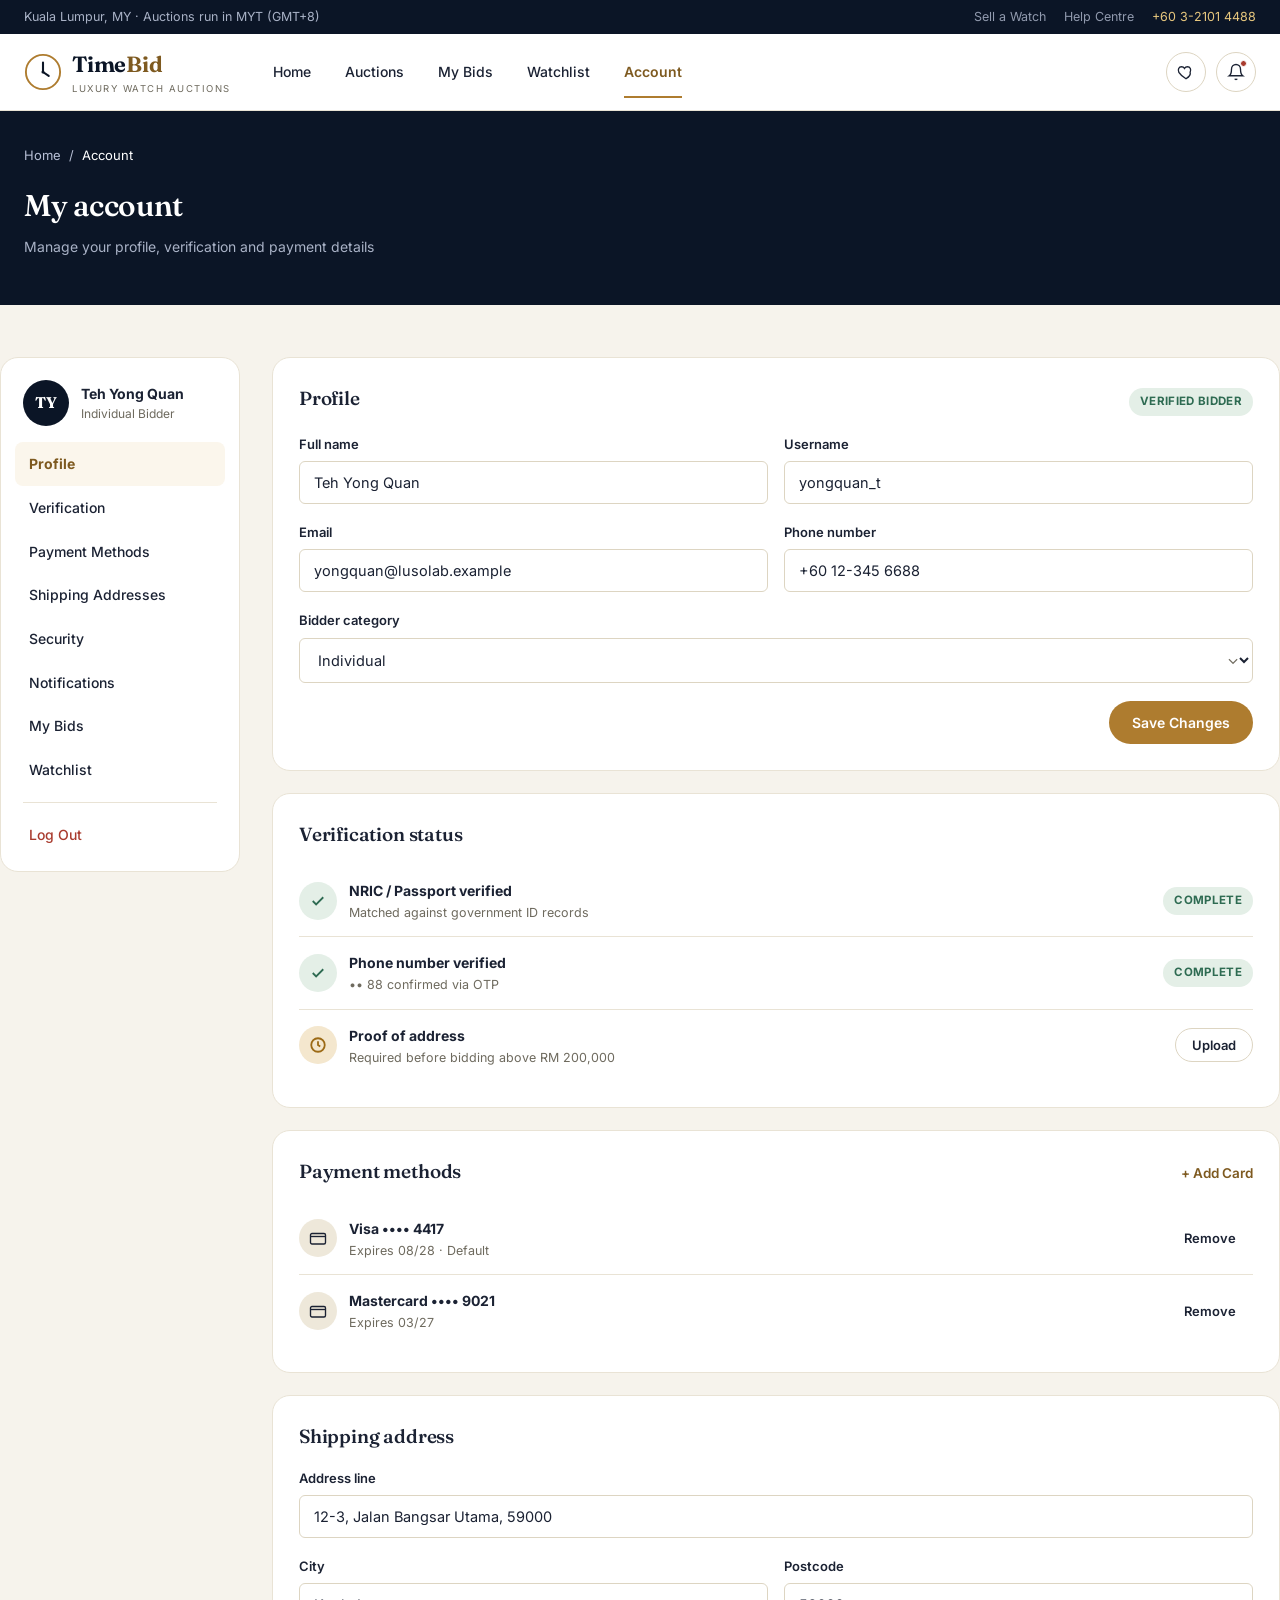
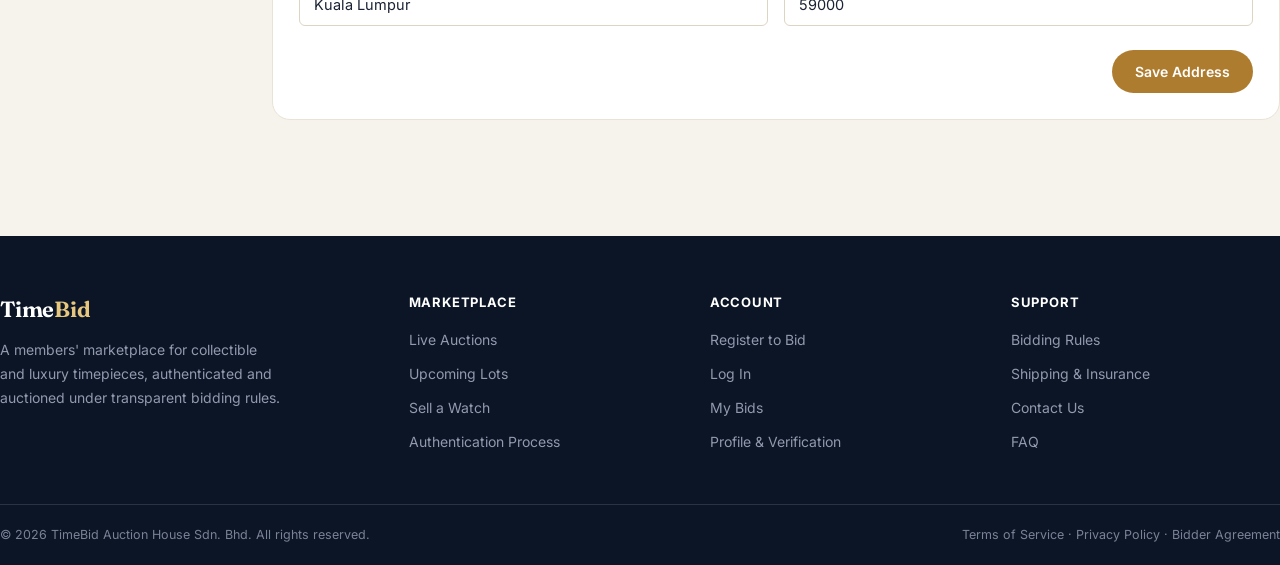
<file: account.html>
<!DOCTYPE html>
<html lang="en">
<head>
<meta charset="UTF-8">
<meta name="viewport" content="width=device-width, initial-scale=1.0">
<title>My Account — TimeBid</title>
<link rel="stylesheet" href="styles.css">
<style>
  .acct-layout{display:grid;grid-template-columns:240px 1fr;gap:32px;align-items:start}
  @media (max-width:860px){.acct-layout{grid-template-columns:1fr}}
  .acct-nav a{display:flex;align-items:center;gap:10px;padding:11px 14px;border-radius:8px;font-size:14px;font-weight:500;color:var(--text)}
  .acct-nav a:hover{background:var(--paper-2)}
  .acct-nav a.active{background:#FBF6EC;color:var(--brass-deep);font-weight:700}
  .verify-item{display:flex;align-items:center;gap:12px;padding:14px 0;border-bottom:1px solid var(--line-soft)}
  .verify-item:last-child{border-bottom:none}
  .verify-item .vi-icon{width:38px;height:38px;border-radius:50%;background:var(--good-bg);display:flex;align-items:center;justify-content:center;flex-shrink:0}
  .verify-item.pending .vi-icon{background:#F4E7CE}
</style>
</head>
<body>

<div class="utility-bar"><div class="wrap"><div>Kuala Lumpur, MY · Auctions run in MYT (GMT+8)</div>
  <div class="utility-links"><a href="account.html">Sell a Watch</a><a href="#">Help Centre</a><span>+60 3-2101 4488</span></div></div></div>

<header class="site">
  <div class="wrap header-row">
    <a href="index.html" class="brand">
      <svg class="brand-mark" viewBox="0 0 40 40" fill="none"><circle cx="20" cy="20" r="18" stroke="#AE7C2F" stroke-width="2"/><path d="M20 10V20L26 24" stroke="#0B1526" stroke-width="2.2" stroke-linecap="round"/><circle cx="20" cy="20" r="1.6" fill="#0B1526"/></svg>
      <div><div class="brand-word">Time<b>Bid</b></div><div class="brand-sub">Luxury Watch Auctions</div></div>
    </a>
    <nav class="main-nav">
      <a href="index.html">Home</a><a href="auctions.html">Auctions</a><a href="my-bids.html">My Bids</a><a href="watchlist.html">Watchlist</a><a href="account.html" class="active">Account</a>
    </nav>
    <div class="header-actions">
      <a href="watchlist.html" class="icon-btn" aria-label="Watchlist"><svg width="18" height="18" viewBox="0 0 24 24" fill="none" stroke="currentColor" stroke-width="1.8"><path d="M12 21s-7-4.35-9.5-8.5C.7 8.9 2.4 5 6 5c2 0 3.3 1 4 2.2C10.7 6 12 5 14 5c3.6 0 5.3 3.9 3.5 7.5C19 16.65 12 21 12 21z"/></svg></a>
      <a href="my-bids.html" class="icon-btn" aria-label="Notifications"><svg width="18" height="18" viewBox="0 0 24 24" fill="none" stroke="currentColor" stroke-width="1.8"><path d="M18 8a6 6 0 10-12 0c0 7-3 9-3 9h18s-3-2-3-9"/><path d="M13.7 21a2 2 0 01-3.4 0"/></svg><span class="icon-dot"></span></a>
      <button class="hamburger" aria-label="Menu"><svg width="18" height="18" viewBox="0 0 24 24" fill="none" stroke="currentColor" stroke-width="2"><path d="M3 6h18M3 12h18M3 18h18"/></svg></button>
    </div>
  </div>
</header>
<div class="mobile-drawer"><div class="mobile-panel"><button class="close-x">✕</button>
  <nav><a href="index.html">Home</a><a href="auctions.html">Auctions</a><a href="my-bids.html">My Bids</a><a href="watchlist.html">Watchlist</a><a href="account.html" class="active">Account</a></nav></div></div>

<div class="page-head">
  <div class="wrap">
    <div class="crumbs" style="color:#B8C0D6"><a href="index.html">Home</a> / <span style="color:#fff">Account</span></div>
    <h1>My account</h1>
    <p>Manage your profile, verification and payment details</p>
  </div>
</div>

<main>
<div class="wrap section">
  <div class="acct-layout">

    <!-- SIDE NAV -->
    <aside class="acct-nav panel" style="padding:14px">
      <div style="display:flex;align-items:center;gap:12px;padding:8px 8px 16px">
        <div style="width:46px;height:46px;border-radius:50%;background:var(--ink);color:#fff;display:flex;align-items:center;justify-content:center;font-family:'Fraunces';font-weight:700">TY</div>
        <div><div style="font-weight:700;font-size:14px">Teh Yong Quan</div><div style="font-size:12px;color:var(--muted)">Individual Bidder</div></div>
      </div>
      <a href="#profile" class="active">Profile</a>
      <a href="#verification">Verification</a>
      <a href="#payment">Payment Methods</a>
      <a href="#addresses">Shipping Addresses</a>
      <a href="#security">Security</a>
      <a href="#notifications">Notifications</a>
      <a href="my-bids.html">My Bids</a>
      <a href="watchlist.html">Watchlist</a>
      <hr class="hairline" style="margin:10px 8px">
      <a href="index.html" style="color:var(--live)">Log Out</a>
    </aside>

    <!-- CONTENT -->
    <div>

      <div class="panel" id="profile">
        <div class="section-head" style="margin-bottom:18px"><h2 style="font-size:19px">Profile</h2><span class="chip chip-won">Verified Bidder</span></div>
        <div class="input-row">
          <div class="field"><label>Full name</label><input class="input" value="Teh Yong Quan"></div>
          <div class="field"><label>Username</label><input class="input" value="yongquan_t"></div>
        </div>
        <div class="input-row">
          <div class="field"><label>Email</label><input class="input" value="yongquan@lusolab.example"></div>
          <div class="field"><label>Phone number</label><input class="input" value="+60 12-345 6688"></div>
        </div>
        <div class="field" style="margin-bottom:0"><label>Bidder category</label>
          <div class="select-wrap"><select class="input"><option>Individual</option><option>Registered Dealer</option><option>Corporate Buyer</option></select></div>
        </div>
        <div style="text-align:right;margin-top:18px"><button class="btn btn-brass" onclick="toast('Profile updated')">Save Changes</button></div>
      </div>

      <div class="panel" id="verification" style="margin-top:22px">
        <h2 style="font-size:19px;margin-bottom:16px">Verification status</h2>
        <div class="verify-item">
          <div class="vi-icon"><svg width="18" height="18" viewBox="0 0 24 24" fill="none" stroke="#2E6B52" stroke-width="2.4"><path d="M5 12l4.5 4.5L19 7"/></svg></div>
          <div style="flex:1"><strong style="font-size:14px">NRIC / Passport verified</strong><div style="font-size:12.5px;color:var(--muted)">Matched against government ID records</div></div>
          <span class="chip chip-won">Complete</span>
        </div>
        <div class="verify-item">
          <div class="vi-icon"><svg width="18" height="18" viewBox="0 0 24 24" fill="none" stroke="#2E6B52" stroke-width="2.4"><path d="M5 12l4.5 4.5L19 7"/></svg></div>
          <div style="flex:1"><strong style="font-size:14px">Phone number verified</strong><div style="font-size:12.5px;color:var(--muted)">•• 88 confirmed via OTP</div></div>
          <span class="chip chip-won">Complete</span>
        </div>
        <div class="verify-item pending">
          <div class="vi-icon"><svg width="18" height="18" viewBox="0 0 24 24" fill="none" stroke="#9C6A15" stroke-width="2.4"><circle cx="12" cy="12" r="9"/><path d="M12 7v5l3 2"/></svg></div>
          <div style="flex:1"><strong style="font-size:14px">Proof of address</strong><div style="font-size:12.5px;color:var(--muted)">Required before bidding above RM 200,000</div></div>
          <button class="btn btn-outline btn-sm" onclick="toast('Upload flow simulated')">Upload</button>
        </div>
      </div>

      <div class="panel" id="payment" style="margin-top:22px">
        <div class="section-head" style="margin-bottom:16px"><h2 style="font-size:19px">Payment methods</h2><a href="#" class="view-all" onclick="toast('Add card flow simulated');return false">+ Add Card</a></div>
        <div class="verify-item">
          <div class="vi-icon" style="background:var(--paper-2)"><svg width="18" height="18" viewBox="0 0 24 24" fill="none" stroke="#1B2233" stroke-width="1.8"><rect x="2" y="6" width="20" height="14" rx="2"/><path d="M2 10h20"/></svg></div>
          <div style="flex:1"><strong style="font-size:14px">Visa •••• 4417</strong><div style="font-size:12.5px;color:var(--muted)">Expires 08/28 · Default</div></div>
          <button class="btn btn-ghost btn-sm">Remove</button>
        </div>
        <div class="verify-item">
          <div class="vi-icon" style="background:var(--paper-2)"><svg width="18" height="18" viewBox="0 0 24 24" fill="none" stroke="#1B2233" stroke-width="1.8"><rect x="2" y="6" width="20" height="14" rx="2"/><path d="M2 10h20"/></svg></div>
          <div style="flex:1"><strong style="font-size:14px">Mastercard •••• 9021</strong><div style="font-size:12.5px;color:var(--muted)">Expires 03/27</div></div>
          <button class="btn btn-ghost btn-sm">Remove</button>
        </div>
      </div>

      <div class="panel" id="addresses" style="margin-top:22px">
        <h2 style="font-size:19px;margin-bottom:16px">Shipping address</h2>
        <div class="field"><label>Address line</label><input class="input" value="12-3, Jalan Bangsar Utama, 59000"></div>
        <div class="input-row">
          <div class="field"><label>City</label><input class="input" value="Kuala Lumpur"></div>
          <div class="field"><label>Postcode</label><input class="input" value="59000"></div>
        </div>
        <div style="text-align:right;margin-top:6px"><button class="btn btn-brass" onclick="toast('Address updated')">Save Address</button></div>
      </div>

    </div>
  </div>
</div>
</main>

<footer class="site">
  <div class="wrap footer-top">
    <div class="footer-grid">
      <div class="footer-brand"><div class="brand-word" style="color:#fff">Time<b style="color:#E7C77E">Bid</b></div>
        <p>A members' marketplace for collectible and luxury timepieces, authenticated and auctioned under transparent bidding rules.</p></div>
      <div><h4>Marketplace</h4><ul><li><a href="auctions.html">Live Auctions</a></li><li><a href="auctions.html">Upcoming Lots</a></li><li><a href="account.html">Sell a Watch</a></li><li><a href="#">Authentication Process</a></li></ul></div>
      <div><h4>Account</h4><ul><li><a href="signup.html">Register to Bid</a></li><li><a href="login.html">Log In</a></li><li><a href="my-bids.html">My Bids</a></li><li><a href="account.html">Profile &amp; Verification</a></li></ul></div>
      <div><h4>Support</h4><ul><li><a href="#">Bidding Rules</a></li><li><a href="#">Shipping &amp; Insurance</a></li><li><a href="#">Contact Us</a></li><li><a href="#">FAQ</a></li></ul></div>
    </div>
  </div>
  <div class="wrap footer-bottom"><div>© 2026 TimeBid Auction House Sdn. Bhd. All rights reserved.</div><div>Terms of Service · Privacy Policy · Bidder Agreement</div></div>
</footer>
<script src="app.js"></script>
</body>
</html>
</file>
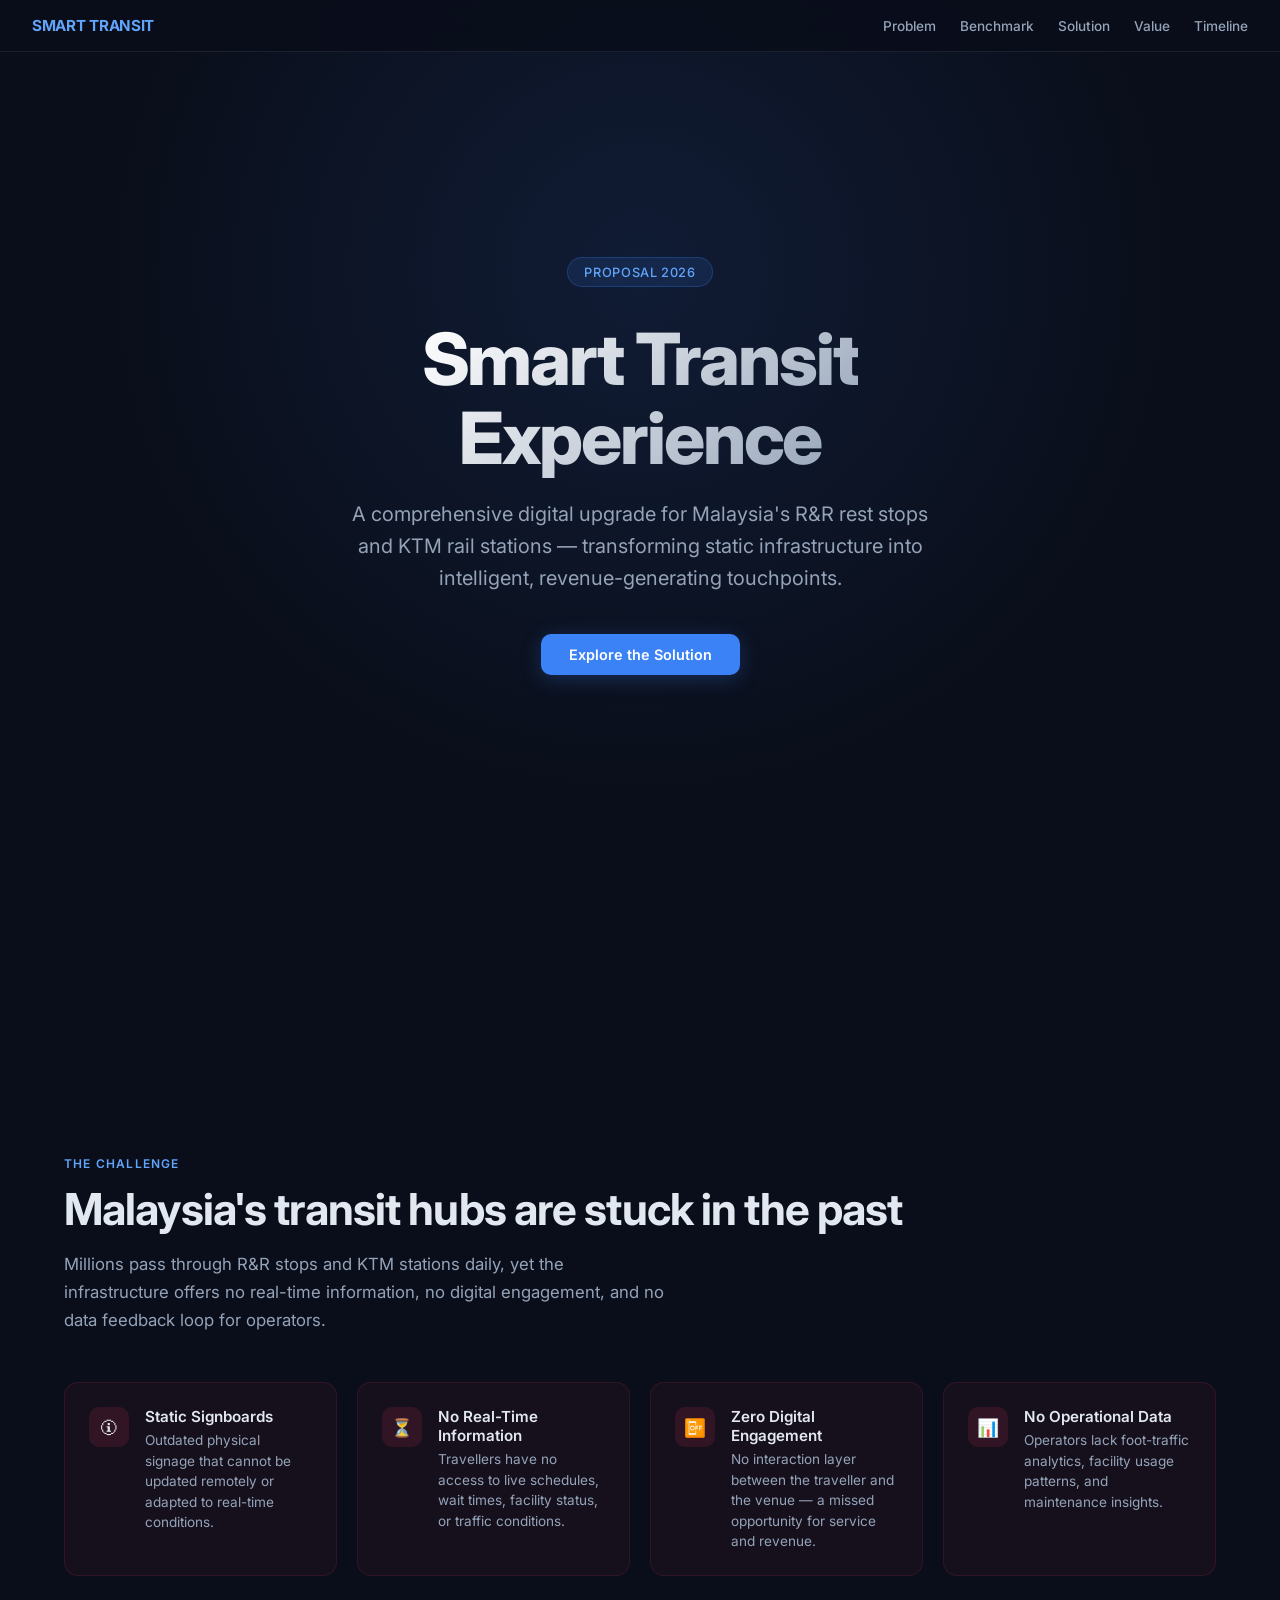
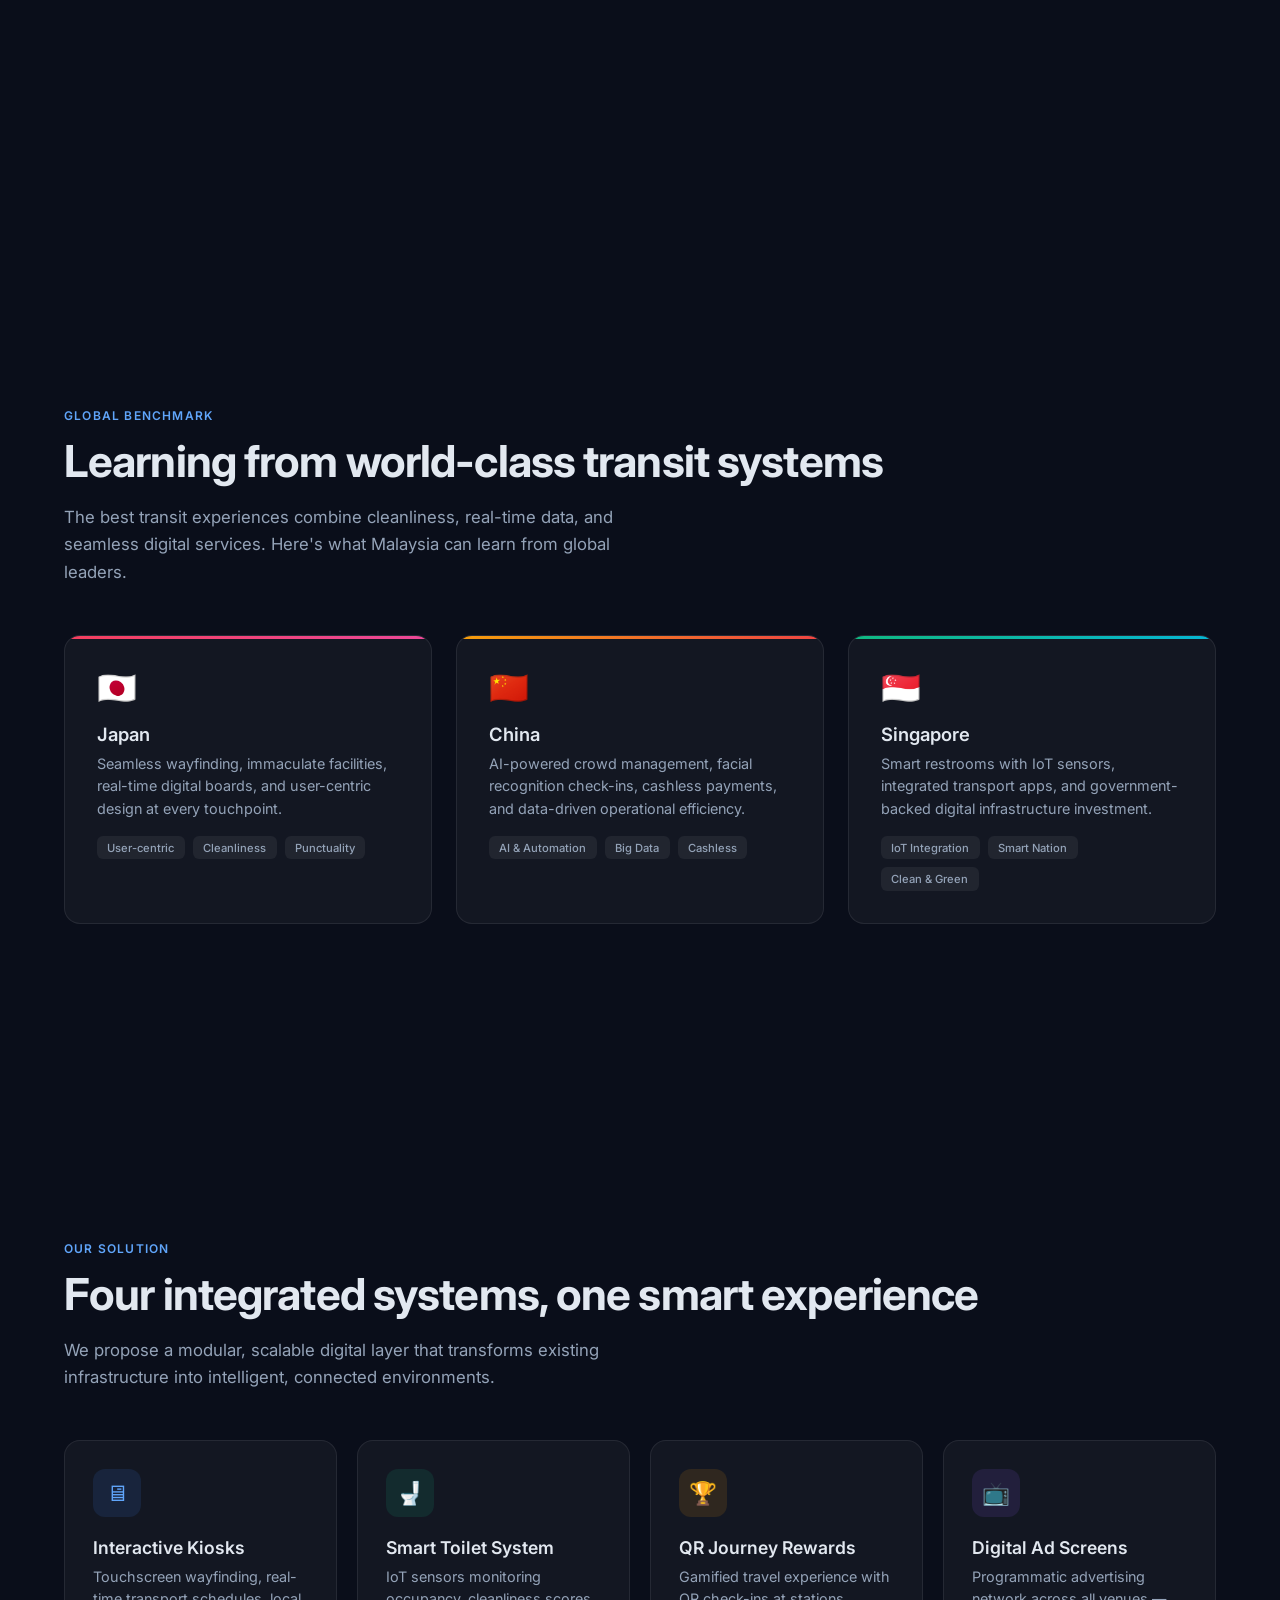
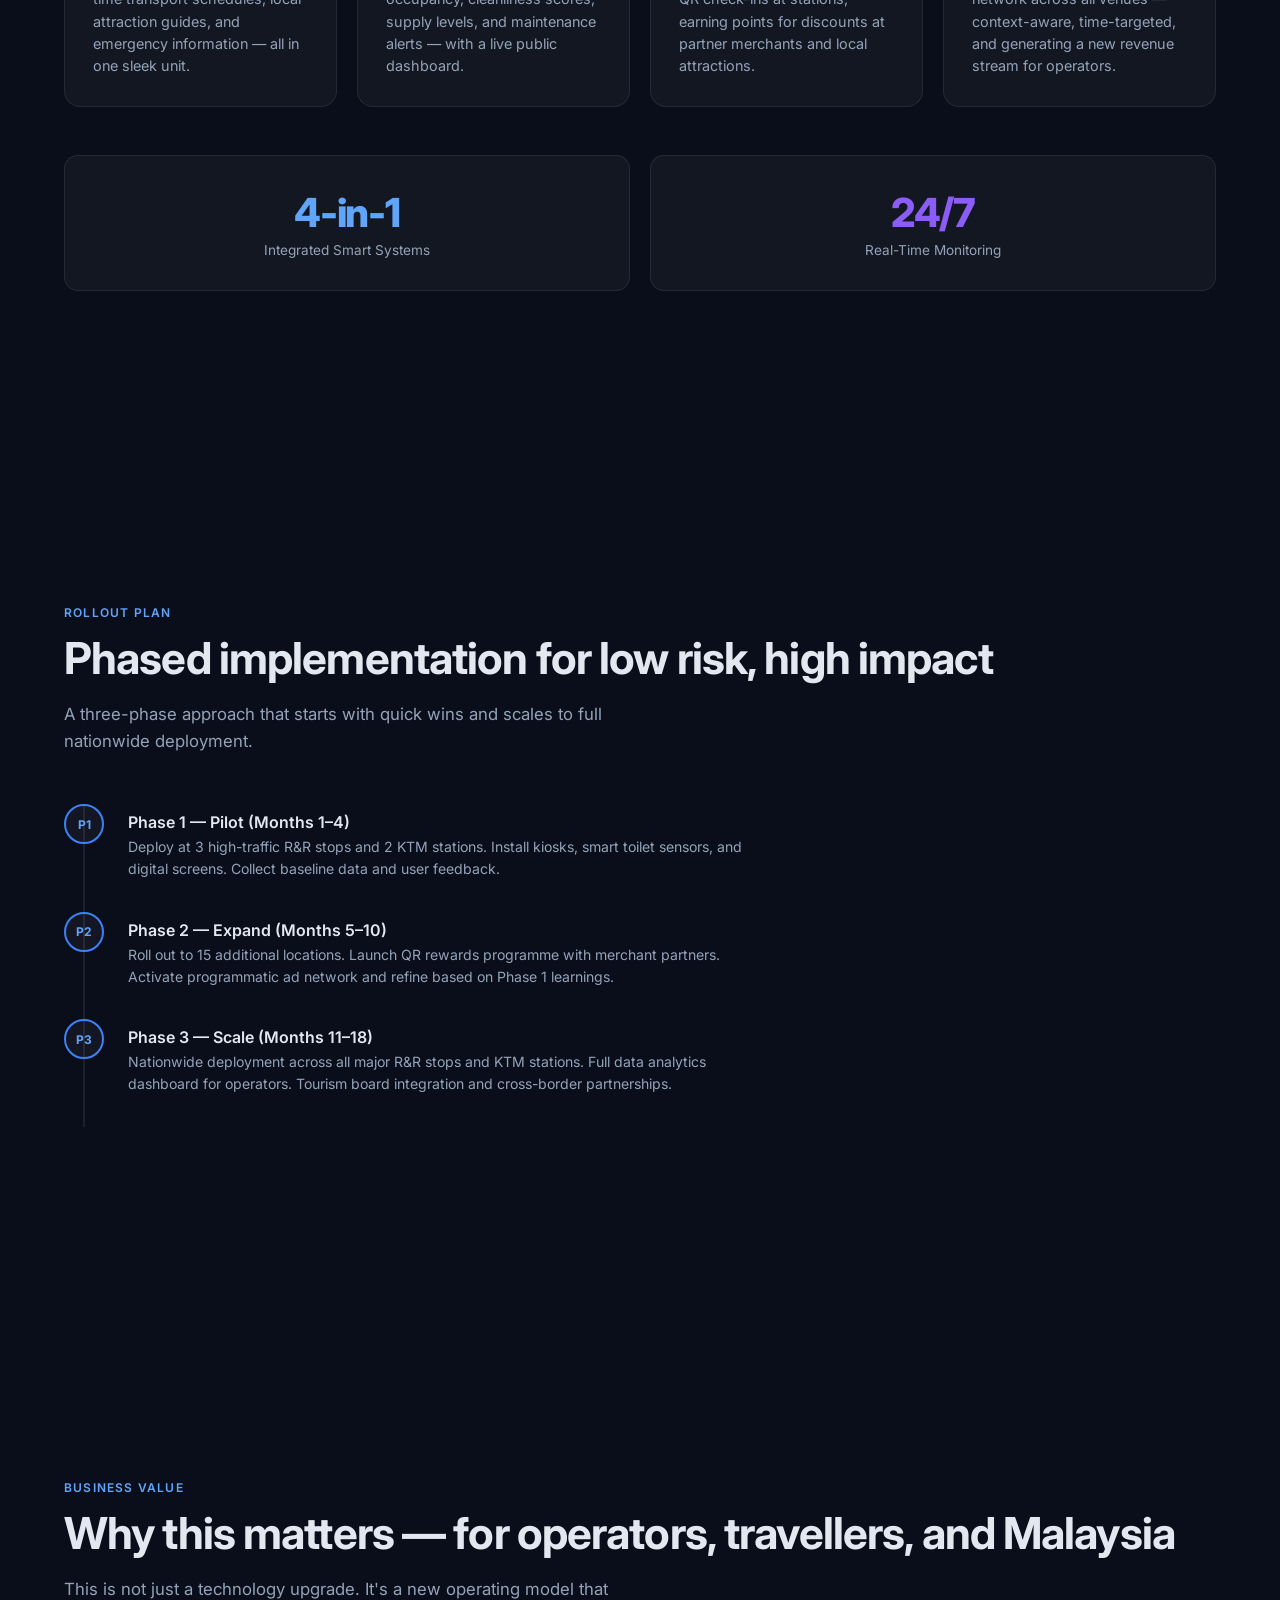
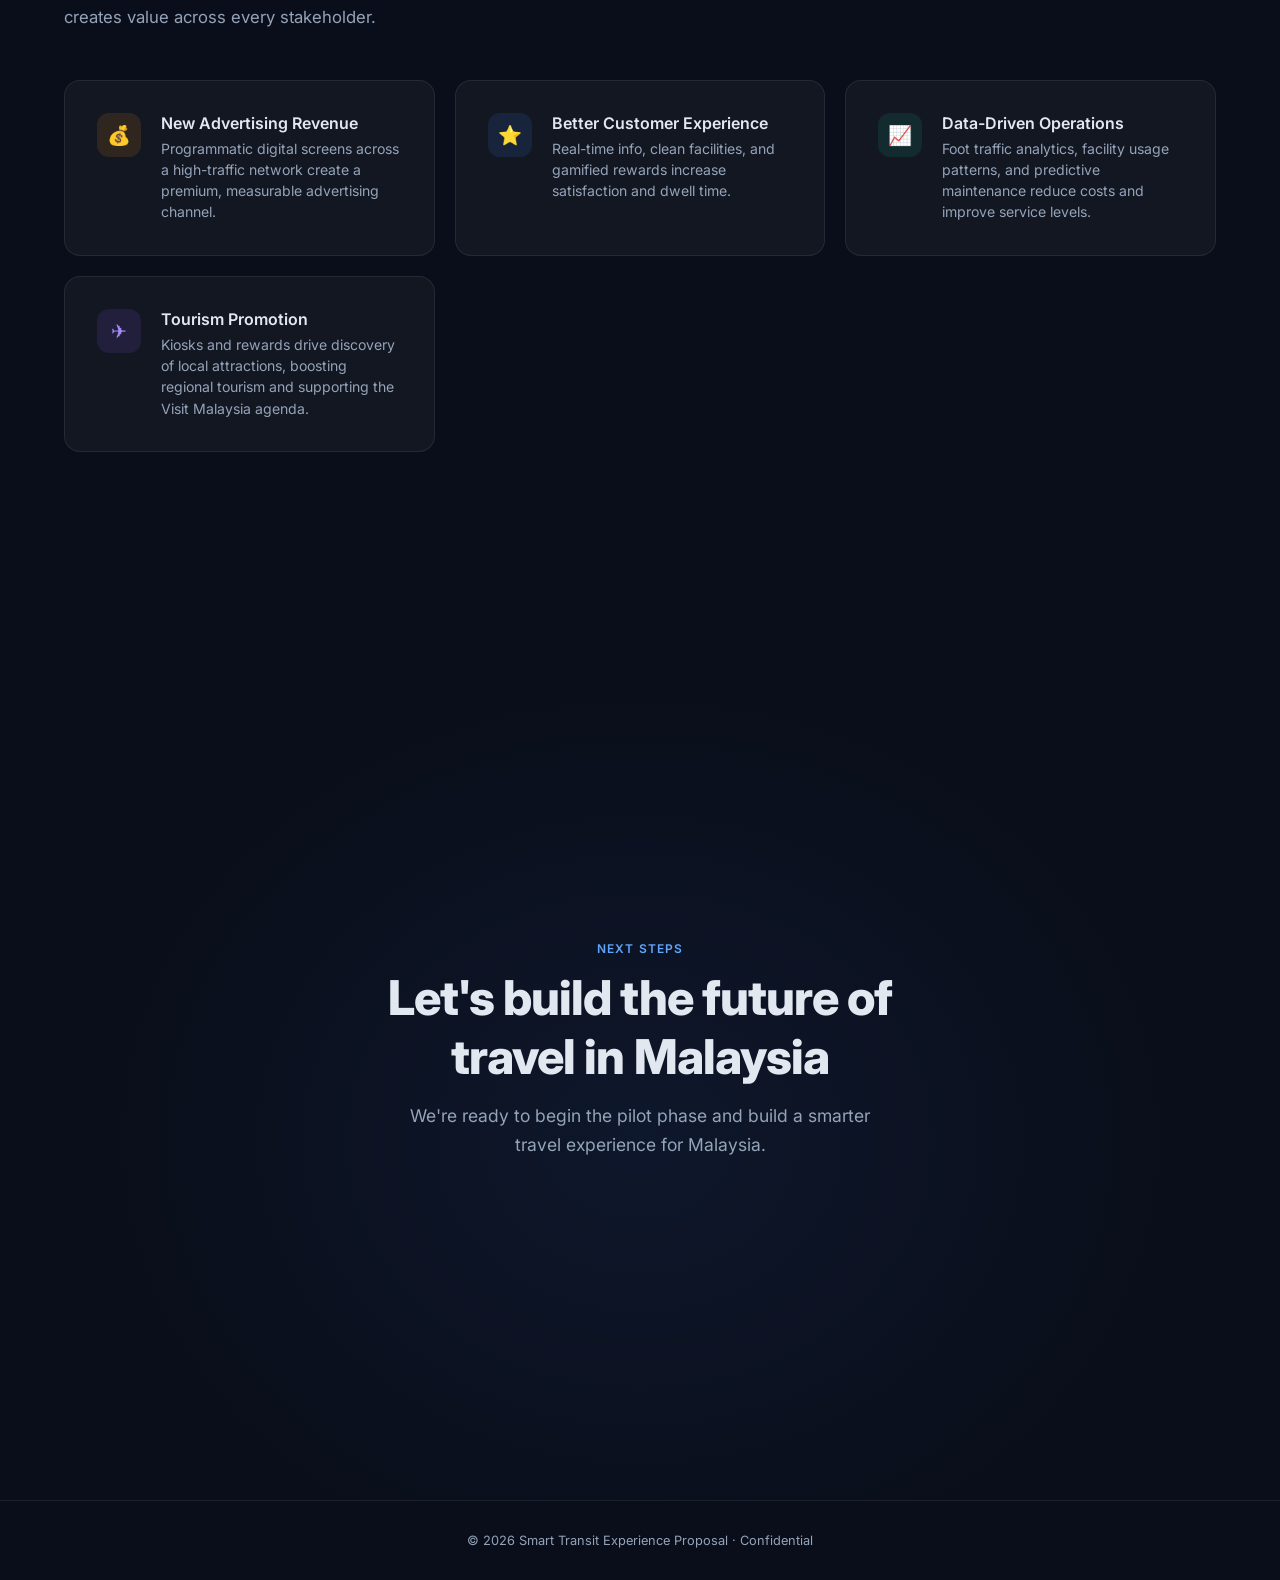
<file: index.html.html>
<!DOCTYPE html>
<html lang="en">
<head>
  <meta charset="UTF-8" />
  <meta name="viewport" content="width=device-width, initial-scale=1.0" />
  <title>Smart Transit Experience — R&R & KTM Digital Upgrade Proposal</title>
  <link href="https://fonts.googleapis.com/css2?family=Inter:wght@300;400;500;600;700;800&display=swap" rel="stylesheet" />
  <style>
    *, *::before, *::after { box-sizing: border-box; margin: 0; padding: 0; }

    :root {
      --bg-dark: #0a0e1a;
      --bg-card: rgba(255,255,255,0.04);
      --bg-card-hover: rgba(255,255,255,0.07);
      --accent: #3b82f6;
      --accent-light: #60a5fa;
      --accent-glow: rgba(59,130,246,0.25);
      --green: #10b981;
      --amber: #f59e0b;
      --purple: #8b5cf6;
      --rose: #f43f5e;
      --text: #e2e8f0;
      --text-muted: #94a3b8;
      --border: rgba(255,255,255,0.08);
    }

    html { scroll-behavior: smooth; scroll-snap-type: y mandatory; }
    body { font-family: 'Inter', -apple-system, sans-serif; background: var(--bg-dark); color: var(--text); overflow-x: hidden; }

    ::-webkit-scrollbar { width: 6px; }
    ::-webkit-scrollbar-track { background: transparent; }
    ::-webkit-scrollbar-thumb { background: rgba(255,255,255,0.15); border-radius: 3px; }

    nav {
      position: fixed; top: 0; left: 0; right: 0; z-index: 100;
      padding: 1rem 2rem;
      background: rgba(10,14,26,0.85);
      backdrop-filter: blur(20px);
      border-bottom: 1px solid var(--border);
      display: flex; align-items: center; justify-content: space-between;
      transition: transform 0.3s;
    }
    nav .logo { font-weight: 700; font-size: 0.95rem; letter-spacing: -0.02em; color: var(--accent-light); }
    nav .nav-links { display: flex; gap: 1.5rem; }
    nav .nav-links a {
      color: var(--text-muted); text-decoration: none; font-size: 0.85rem; font-weight: 500;
      transition: color 0.2s;
    }
    nav .nav-links a:hover { color: white; }

    section {
      min-height: 100vh; scroll-snap-align: start;
      display: flex; flex-direction: column; justify-content: center;
      padding: 6rem 4rem 4rem;
      position: relative;
    }

    .fade-up {
      opacity: 0; transform: translateY(40px);
      transition: opacity 0.7s ease, transform 0.7s ease;
    }
    .fade-up.visible { opacity: 1; transform: translateY(0); }
    .fade-up.delay-1 { transition-delay: 0.1s; }
    .fade-up.delay-2 { transition-delay: 0.2s; }
    .fade-up.delay-3 { transition-delay: 0.3s; }
    .fade-up.delay-4 { transition-delay: 0.4s; }
    .fade-up.delay-5 { transition-delay: 0.5s; }

    .hero {
      text-align: center; align-items: center;
      background: radial-gradient(ellipse at 50% 30%, rgba(59,130,246,0.12) 0%, transparent 60%);
    }
    .hero-badge {
      display: inline-block; padding: 0.4rem 1rem; border-radius: 100px;
      background: rgba(59,130,246,0.12); border: 1px solid rgba(59,130,246,0.25);
      font-size: 0.8rem; font-weight: 500; color: var(--accent-light);
      margin-bottom: 2rem; letter-spacing: 0.05em; text-transform: uppercase;
    }
    .hero h1 {
      font-size: clamp(2.5rem, 6vw, 4.5rem); font-weight: 800;
      letter-spacing: -0.03em; line-height: 1.1; margin-bottom: 1.25rem;
      background: linear-gradient(135deg, #fff 0%, #94a3b8 100%);
      -webkit-background-clip: text; -webkit-text-fill-color: transparent;
    }
    .hero p { font-size: 1.25rem; color: var(--text-muted); max-width: 600px; line-height: 1.6; }
    .hero-cta {
      margin-top: 2.5rem; display: flex; gap: 1rem; flex-wrap: wrap; justify-content: center;
    }
    .btn {
      padding: 0.75rem 1.75rem; border-radius: 10px; font-size: 0.9rem; font-weight: 600;
      text-decoration: none; transition: all 0.25s; cursor: pointer; border: none;
    }
    .btn-primary { background: var(--accent); color: white; box-shadow: 0 4px 20px var(--accent-glow); }
    .btn-primary:hover { background: #2563eb; transform: translateY(-2px); box-shadow: 0 8px 30px var(--accent-glow); }
    .btn-outline { background: transparent; color: var(--text); border: 1px solid var(--border); }
    .btn-outline:hover { border-color: rgba(255,255,255,0.25); background: rgba(255,255,255,0.04); }

    .section-label {
      font-size: 0.75rem; font-weight: 600; text-transform: uppercase;
      letter-spacing: 0.1em; color: var(--accent-light); margin-bottom: 0.75rem;
    }
    .section-title {
      font-size: clamp(1.75rem, 4vw, 2.75rem); font-weight: 700;
      letter-spacing: -0.02em; margin-bottom: 1rem; line-height: 1.2;
    }
    .section-desc { font-size: 1.05rem; color: var(--text-muted); max-width: 600px; line-height: 1.65; margin-bottom: 3rem; }

    .card-grid { display: grid; grid-template-columns: repeat(auto-fit, minmax(260px, 1fr)); gap: 1.25rem; }
    .card {
      background: var(--bg-card); border: 1px solid var(--border); border-radius: 16px;
      padding: 1.75rem; transition: all 0.3s;
    }
    .card:hover { background: var(--bg-card-hover); border-color: rgba(255,255,255,0.12); transform: translateY(-4px); }
    .card-icon {
      width: 48px; height: 48px; border-radius: 12px;
      display: flex; align-items: center; justify-content: center;
      font-size: 1.4rem; margin-bottom: 1.25rem;
    }
    .card h3 { font-size: 1.1rem; font-weight: 600; margin-bottom: 0.5rem; }
    .card p { font-size: 0.9rem; color: var(--text-muted); line-height: 1.55; }

    .problem-list { display: grid; grid-template-columns: repeat(auto-fit, minmax(240px, 1fr)); gap: 1.25rem; }
    .problem-item {
      display: flex; align-items: flex-start; gap: 1rem;
      padding: 1.5rem; background: rgba(244,63,94,0.05); border: 1px solid rgba(244,63,94,0.12);
      border-radius: 14px; transition: all 0.3s;
    }
    .problem-item:hover { background: rgba(244,63,94,0.08); }
    .problem-icon {
      flex-shrink: 0; width: 40px; height: 40px; border-radius: 10px;
      background: rgba(244,63,94,0.12); display: flex; align-items: center; justify-content: center;
      font-size: 1.1rem;
    }
    .problem-item h4 { font-size: 0.95rem; font-weight: 600; margin-bottom: 0.25rem; }
    .problem-item p { font-size: 0.85rem; color: var(--text-muted); line-height: 1.5; }

    .benchmark-grid { display: grid; grid-template-columns: repeat(auto-fit, minmax(280px, 1fr)); gap: 1.5rem; }
    .benchmark-card {
      background: var(--bg-card); border: 1px solid var(--border); border-radius: 16px;
      padding: 2rem; position: relative; overflow: hidden;
    }
    .benchmark-card::before {
      content: ''; position: absolute; top: 0; left: 0; right: 0; height: 3px;
    }
    .benchmark-card.japan::before { background: linear-gradient(90deg, #f43f5e, #ec4899); }
    .benchmark-card.china::before { background: linear-gradient(90deg, #f59e0b, #ef4444); }
    .benchmark-card.singapore::before { background: linear-gradient(90deg, #10b981, #06b6d4); }
    .benchmark-card .flag { font-size: 2rem; margin-bottom: 1rem; }
    .benchmark-card h3 { font-size: 1.15rem; font-weight: 600; margin-bottom: 0.5rem; }
    .benchmark-card p { font-size: 0.9rem; color: var(--text-muted); line-height: 1.55; margin-bottom: 1rem; }
    .benchmark-tags { display: flex; flex-wrap: wrap; gap: 0.5rem; }
    .tag {
      font-size: 0.7rem; font-weight: 500; padding: 0.3rem 0.65rem;
      border-radius: 6px; background: rgba(255,255,255,0.06); color: var(--text-muted);
    }

    .icon-blue { background: rgba(59,130,246,0.12); color: #60a5fa; }
    .icon-green { background: rgba(16,185,129,0.12); color: #34d399; }
    .icon-amber { background: rgba(245,158,11,0.12); color: #fbbf24; }
    .icon-purple { background: rgba(139,92,246,0.12); color: #a78bfa; }

    .stats-row { display: grid; grid-template-columns: repeat(auto-fit, minmax(200px, 1fr)); gap: 1.25rem; margin-top: 3rem; }
    .stat-box {
      text-align: center; padding: 2rem 1rem;
      background: var(--bg-card); border: 1px solid var(--border); border-radius: 14px;
    }
    .stat-number { font-size: 2.5rem; font-weight: 800; letter-spacing: -0.03em; }
    .stat-number.blue { color: var(--accent-light); }
    .stat-number.green { color: var(--green); }
    .stat-number.amber { color: var(--amber); }
    .stat-number.purple { color: var(--purple); }
    .stat-label { font-size: 0.85rem; color: var(--text-muted); margin-top: 0.35rem; }

    .timeline { position: relative; max-width: 700px; }
    .timeline::before {
      content: ''; position: absolute; left: 19px; top: 0; bottom: 0;
      width: 2px; background: var(--border);
    }
    .timeline-item { display: flex; gap: 1.5rem; margin-bottom: 2rem; position: relative; }
    .timeline-dot {
      flex-shrink: 0; width: 40px; height: 40px; border-radius: 50%;
      background: var(--bg-card); border: 2px solid var(--accent);
      display: flex; align-items: center; justify-content: center;
      font-size: 0.75rem; font-weight: 700; color: var(--accent-light); z-index: 1;
    }
    .timeline-content { padding-top: 0.5rem; }
    .timeline-content h4 { font-size: 1rem; font-weight: 600; margin-bottom: 0.25rem; }
    .timeline-content p { font-size: 0.88rem; color: var(--text-muted); line-height: 1.55; }

    .value-grid { display: grid; grid-template-columns: repeat(auto-fit, minmax(280px, 1fr)); gap: 1.25rem; }
    .value-card {
      background: var(--bg-card); border: 1px solid var(--border); border-radius: 16px;
      padding: 2rem; display: flex; gap: 1.25rem; align-items: flex-start;
      transition: all 0.3s;
    }
    .value-card:hover { background: var(--bg-card-hover); transform: translateY(-3px); }
    .value-icon {
      flex-shrink: 0; width: 44px; height: 44px; border-radius: 12px;
      display: flex; align-items: center; justify-content: center; font-size: 1.2rem;
    }
    .value-card h3 { font-size: 1rem; font-weight: 600; margin-bottom: 0.35rem; }
    .value-card p { font-size: 0.88rem; color: var(--text-muted); line-height: 1.5; }

    .cta-section {
      text-align: center; align-items: center;
      background: radial-gradient(ellipse at 50% 60%, rgba(59,130,246,0.08) 0%, transparent 60%);
    }
    .cta-section h2 {
      font-size: clamp(2rem, 4vw, 3rem); font-weight: 800; letter-spacing: -0.02em;
      margin-bottom: 1rem;
    }
    .cta-section p { font-size: 1.1rem; color: var(--text-muted); max-width: 500px; margin-bottom: 2rem; line-height: 1.6; }
    .contact-row { display: flex; gap: 2rem; flex-wrap: wrap; justify-content: center; margin-top: 1rem; }
    .contact-item { font-size: 0.9rem; color: var(--text-muted); }
    .contact-item strong { color: var(--text); }

    footer {
      text-align: center; padding: 2rem; font-size: 0.8rem; color: var(--text-muted);
      border-top: 1px solid var(--border);
    }

    @media (max-width: 768px) {
      section { padding: 5rem 1.5rem 3rem; }
      nav .nav-links { display: none; }
      .card-grid, .problem-list, .benchmark-grid, .value-grid { grid-template-columns: 1fr; }
      .stats-row { grid-template-columns: repeat(2, 1fr); }
    }
  </style>
</head>
<body>

<nav>
  <div class="logo">SMART TRANSIT</div>
  <div class="nav-links">
    <a href="#problem">Problem</a>
    <a href="#benchmark">Benchmark</a>
    <a href="#solution">Solution</a>
    <a href="#value">Value</a>
    <a href="#timeline">Timeline</a>
  </div>
</nav>

<section class="hero" id="hero">
  <div class="hero-badge fade-up">Proposal 2026</div>
  <h1 class="fade-up delay-1">Smart Transit<br>Experience</h1>
  <p class="fade-up delay-2">A comprehensive digital upgrade for Malaysia's R&R rest stops and KTM rail stations — transforming static infrastructure into intelligent, revenue-generating touchpoints.</p>
  <div class="hero-cta fade-up delay-3">
    <a href="#problem" class="btn btn-primary">Explore the Solution</a>
  </div>
</section>

<section id="problem">
  <div class="section-label fade-up">The Challenge</div>
  <div class="section-title fade-up delay-1">Malaysia's transit hubs are stuck in the past</div>
  <div class="section-desc fade-up delay-2">Millions pass through R&R stops and KTM stations daily, yet the infrastructure offers no real-time information, no digital engagement, and no data feedback loop for operators.</div>
  <div class="problem-list">
    <div class="problem-item fade-up delay-1">
      <div class="problem-icon">&#x1F6C8;</div>
      <div>
        <h4>Static Signboards</h4>
        <p>Outdated physical signage that cannot be updated remotely or adapted to real-time conditions.</p>
      </div>
    </div>
    <div class="problem-item fade-up delay-2">
      <div class="problem-icon">&#x23F3;</div>
      <div>
        <h4>No Real-Time Information</h4>
        <p>Travellers have no access to live schedules, wait times, facility status, or traffic conditions.</p>
      </div>
    </div>
    <div class="problem-item fade-up delay-3">
      <div class="problem-icon">&#x1F4F4;</div>
      <div>
        <h4>Zero Digital Engagement</h4>
        <p>No interaction layer between the traveller and the venue — a missed opportunity for service and revenue.</p>
      </div>
    </div>
    <div class="problem-item fade-up delay-4">
      <div class="problem-icon">&#x1F4CA;</div>
      <div>
        <h4>No Operational Data</h4>
        <p>Operators lack foot-traffic analytics, facility usage patterns, and maintenance insights.</p>
      </div>
    </div>
  </div>
</section>

<section id="benchmark">
  <div class="section-label fade-up">Global Benchmark</div>
  <div class="section-title fade-up delay-1">Learning from world-class transit systems</div>
  <div class="section-desc fade-up delay-2">The best transit experiences combine cleanliness, real-time data, and seamless digital services. Here's what Malaysia can learn from global leaders.</div>
  <div class="benchmark-grid">
    <div class="benchmark-card japan fade-up delay-1">
      <div class="flag">&#x1F1EF;&#x1F1F5;</div>
      <h3>Japan</h3>
      <p>Seamless wayfinding, immaculate facilities, real-time digital boards, and user-centric design at every touchpoint.</p>
      <div class="benchmark-tags">
        <span class="tag">User-centric</span>
        <span class="tag">Cleanliness</span>
        <span class="tag">Punctuality</span>
      </div>
    </div>
    <div class="benchmark-card china fade-up delay-2">
      <div class="flag">&#x1F1E8;&#x1F1F3;</div>
      <h3>China</h3>
      <p>AI-powered crowd management, facial recognition check-ins, cashless payments, and data-driven operational efficiency.</p>
      <div class="benchmark-tags">
        <span class="tag">AI & Automation</span>
        <span class="tag">Big Data</span>
        <span class="tag">Cashless</span>
      </div>
    </div>
    <div class="benchmark-card singapore fade-up delay-3">
      <div class="flag">&#x1F1F8;&#x1F1EC;</div>
      <h3>Singapore</h3>
      <p>Smart restrooms with IoT sensors, integrated transport apps, and government-backed digital infrastructure investment.</p>
      <div class="benchmark-tags">
        <span class="tag">IoT Integration</span>
        <span class="tag">Smart Nation</span>
        <span class="tag">Clean & Green</span>
      </div>
    </div>
  </div>
</section>

<section id="solution">
  <div class="section-label fade-up">Our Solution</div>
  <div class="section-title fade-up delay-1">Four integrated systems, one smart experience</div>
  <div class="section-desc fade-up delay-2">We propose a modular, scalable digital layer that transforms existing infrastructure into intelligent, connected environments.</div>
  <div class="card-grid">
    <div class="card fade-up delay-1">
      <div class="card-icon icon-blue">&#x1F5A5;</div>
      <h3>Interactive Kiosks</h3>
      <p>Touchscreen wayfinding, real-time transport schedules, local attraction guides, and emergency information — all in one sleek unit.</p>
    </div>
    <div class="card fade-up delay-2">
      <div class="card-icon icon-green">&#x1F6BD;</div>
      <h3>Smart Toilet System</h3>
      <p>IoT sensors monitoring occupancy, cleanliness scores, supply levels, and maintenance alerts — with a live public dashboard.</p>
    </div>
    <div class="card fade-up delay-3">
      <div class="card-icon icon-amber">&#x1F3C6;</div>
      <h3>QR Journey Rewards</h3>
      <p>Gamified travel experience with QR check-ins at stations, earning points for discounts at partner merchants and local attractions.</p>
    </div>
    <div class="card fade-up delay-4">
      <div class="card-icon icon-purple">&#x1F4FA;</div>
      <h3>Digital Ad Screens</h3>
      <p>Programmatic advertising network across all venues — context-aware, time-targeted, and generating a new revenue stream for operators.</p>
    </div>
  </div>
  <div class="stats-row">
    <div class="stat-box fade-up delay-1">
      <div class="stat-number blue">4-in-1</div>
      <div class="stat-label">Integrated Smart Systems</div>
    </div>
    <div class="stat-box fade-up delay-2">
      <div class="stat-number purple">24/7</div>
      <div class="stat-label">Real-Time Monitoring</div>
    </div>
  </div>
</section>

<section id="timeline">
  <div class="section-label fade-up">Rollout Plan</div>
  <div class="section-title fade-up delay-1">Phased implementation for low risk, high impact</div>
  <div class="section-desc fade-up delay-2">A three-phase approach that starts with quick wins and scales to full nationwide deployment.</div>
  <div class="timeline">
    <div class="timeline-item fade-up delay-1">
      <div class="timeline-dot">P1</div>
      <div class="timeline-content">
        <h4>Phase 1 — Pilot (Months 1–4)</h4>
        <p>Deploy at 3 high-traffic R&R stops and 2 KTM stations. Install kiosks, smart toilet sensors, and digital screens. Collect baseline data and user feedback.</p>
      </div>
    </div>
    <div class="timeline-item fade-up delay-2">
      <div class="timeline-dot">P2</div>
      <div class="timeline-content">
        <h4>Phase 2 — Expand (Months 5–10)</h4>
        <p>Roll out to 15 additional locations. Launch QR rewards programme with merchant partners. Activate programmatic ad network and refine based on Phase 1 learnings.</p>
      </div>
    </div>
    <div class="timeline-item fade-up delay-3">
      <div class="timeline-dot">P3</div>
      <div class="timeline-content">
        <h4>Phase 3 — Scale (Months 11–18)</h4>
        <p>Nationwide deployment across all major R&R stops and KTM stations. Full data analytics dashboard for operators. Tourism board integration and cross-border partnerships.</p>
      </div>
    </div>
  </div>
</section>

<section id="value">
  <div class="section-label fade-up">Business Value</div>
  <div class="section-title fade-up delay-1">Why this matters — for operators, travellers, and Malaysia</div>
  <div class="section-desc fade-up delay-2">This is not just a technology upgrade. It's a new operating model that creates value across every stakeholder.</div>
  <div class="value-grid">
    <div class="value-card fade-up delay-1">
      <div class="value-icon icon-amber">&#x1F4B0;</div>
      <div>
        <h3>New Advertising Revenue</h3>
        <p>Programmatic digital screens across a high-traffic network create a premium, measurable advertising channel.</p>
      </div>
    </div>
    <div class="value-card fade-up delay-2">
      <div class="value-icon icon-blue">&#x2B50;</div>
      <div>
        <h3>Better Customer Experience</h3>
        <p>Real-time info, clean facilities, and gamified rewards increase satisfaction and dwell time.</p>
      </div>
    </div>
    <div class="value-card fade-up delay-3">
      <div class="value-icon icon-green">&#x1F4C8;</div>
      <div>
        <h3>Data-Driven Operations</h3>
        <p>Foot traffic analytics, facility usage patterns, and predictive maintenance reduce costs and improve service levels.</p>
      </div>
    </div>
    <div class="value-card fade-up delay-4">
      <div class="value-icon icon-purple">&#x2708;</div>
      <div>
        <h3>Tourism Promotion</h3>
        <p>Kiosks and rewards drive discovery of local attractions, boosting regional tourism and supporting the Visit Malaysia agenda.</p>
      </div>
    </div>
  </div>
</section>

<section class="cta-section" id="contact">
  <div class="section-label fade-up">Next Steps</div>
  <h2 class="fade-up delay-1">Let's build the future of<br>travel in Malaysia</h2>
  <p class="fade-up delay-2">We're ready to begin the pilot phase and build a smarter travel experience for Malaysia.</p>
</section>

<footer>
  &copy; 2026 Smart Transit Experience Proposal &middot; Confidential
</footer>

<script>
  const observer = new IntersectionObserver((entries) => {
    entries.forEach(entry => {
      if (entry.isIntersecting) {
        entry.target.classList.add('visible');
      }
    });
  }, { threshold: 0.15 });

  document.querySelectorAll('.fade-up').forEach(el => observer.observe(el));
</script>

</body>
</html>
</file>
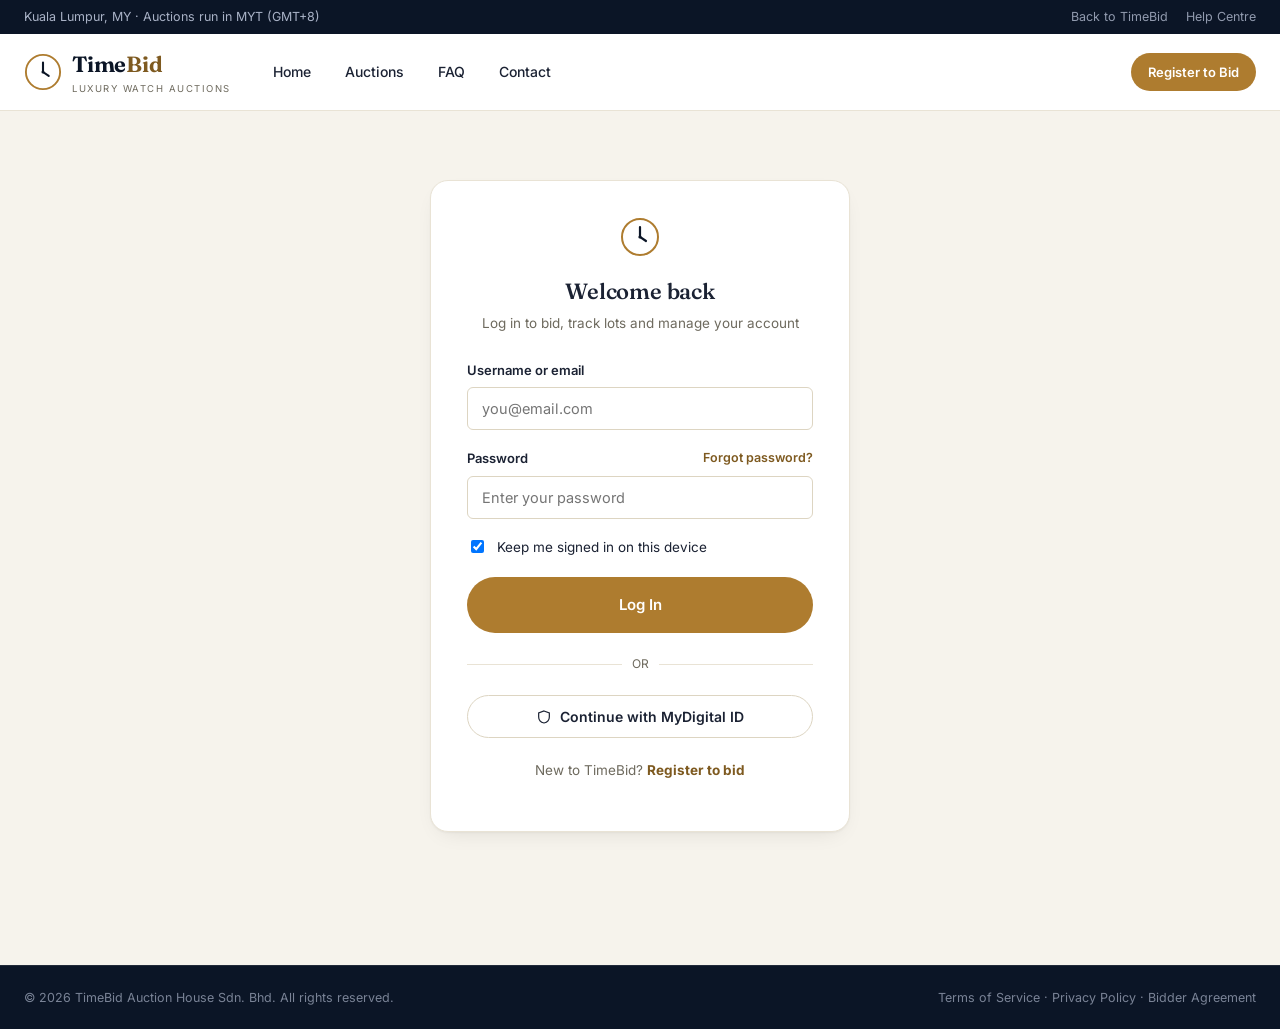
<file: login.html>
<!DOCTYPE html>
<html lang="en">
<head>
<meta charset="UTF-8">
<meta name="viewport" content="width=device-width, initial-scale=1.0">
<title>Log In — TimeBid</title>
<link rel="stylesheet" href="styles.css">
<style>
  .auth-shell{min-height:calc(100vh - 76px - 34px);display:flex;align-items:center;justify-content:center;padding:50px 16px}
  .auth-card{max-width:420px;width:100%;background:#fff;border:1px solid var(--line-soft);border-radius:var(--radius-l);padding:36px;box-shadow:var(--shadow-card)}
</style>
</head>
<body>

<div class="utility-bar"><div class="wrap"><div>Kuala Lumpur, MY · Auctions run in MYT (GMT+8)</div>
  <div class="utility-links"><a href="index.html">Back to TimeBid</a><a href="#">Help Centre</a></div></div></div>

<header class="site">
  <div class="wrap header-row">
    <a href="index.html" class="brand">
      <svg class="brand-mark" viewBox="0 0 40 40" fill="none"><circle cx="20" cy="20" r="18" stroke="#AE7C2F" stroke-width="2"/><path d="M20 10V20L26 24" stroke="#0B1526" stroke-width="2.2" stroke-linecap="round"/><circle cx="20" cy="20" r="1.6" fill="#0B1526"/></svg>
      <div><div class="brand-word">Time<b>Bid</b></div><div class="brand-sub">Luxury Watch Auctions</div></div>
    </a>
    <nav class="main-nav"><a href="index.html">Home</a><a href="auctions.html">Auctions</a><a href="#">FAQ</a><a href="#">Contact</a></nav>
    <div class="header-actions">
      <a href="signup.html" class="btn btn-brass btn-sm">Register to Bid</a>
      <button class="hamburger" aria-label="Menu"><svg width="18" height="18" viewBox="0 0 24 24" fill="none" stroke="currentColor" stroke-width="2"><path d="M3 6h18M3 12h18M3 18h18"/></svg></button>
    </div>
  </div>
</header>
<div class="mobile-drawer"><div class="mobile-panel"><button class="close-x">✕</button>
  <nav><a href="index.html">Home</a><a href="auctions.html">Auctions</a><a href="#">FAQ</a><a href="#">Contact</a></nav>
  <div class="mp-actions"><a href="signup.html" class="btn btn-brass btn-block">Register to Bid</a></div></div></div>

<main class="auth-shell">
  <div class="auth-card">
    <div style="text-align:center;margin-bottom:26px">
      <svg width="40" height="40" viewBox="0 0 40 40" fill="none" style="margin:0 auto 10px"><circle cx="20" cy="20" r="18" stroke="#AE7C2F" stroke-width="2"/><path d="M20 10V20L26 24" stroke="#0B1526" stroke-width="2.2" stroke-linecap="round"/><circle cx="20" cy="20" r="1.6" fill="#0B1526"/></svg>
      <h1 style="font-size:22px">Welcome back</h1>
      <p style="color:var(--muted);font-size:13.5px;margin-top:5px">Log in to bid, track lots and manage your account</p>
    </div>

    <div class="field"><label>Username or email</label><input class="input" placeholder="you@email.com"></div>
    <div class="field">
      <div style="display:flex;justify-content:space-between"><label style="margin-bottom:0">Password</label><a href="#" style="font-size:12.5px;color:var(--brass-deep);font-weight:600">Forgot password?</a></div>
      <input class="input" type="password" placeholder="Enter your password" style="margin-top:7px">
    </div>
    <label class="checkline" style="margin-bottom:20px"><input type="checkbox" checked><span>Keep me signed in on this device</span></label>

    <a href="my-bids.html" class="btn btn-brass btn-block btn-lg">Log In</a>

    <div style="display:flex;align-items:center;gap:10px;margin:22px 0;color:var(--muted);font-size:12px"><div style="flex:1;height:1px;background:var(--line-soft)"></div>OR<div style="flex:1;height:1px;background:var(--line-soft)"></div></div>

    <button class="btn btn-outline btn-block" onclick="toast('SingPass/MyDigital ID login simulated')">
      <svg width="16" height="16" viewBox="0 0 24 24" fill="none" stroke="currentColor" stroke-width="1.8"><path d="M12 3l8 3v6c0 5-3.5 8-8 9-4.5-1-8-4-8-9V6z"/></svg>
      Continue with MyDigital ID
    </button>

    <p style="text-align:center;font-size:13.5px;color:var(--muted);margin-top:22px">New to TimeBid? <a href="signup.html" style="color:var(--brass-deep);font-weight:700">Register to bid</a></p>
  </div>
</main>

<footer class="site">
  <div class="wrap footer-bottom" style="border-top:1px solid var(--line-dark);padding:22px 24px">
    <div>© 2026 TimeBid Auction House Sdn. Bhd. All rights reserved.</div>
    <div>Terms of Service · Privacy Policy · Bidder Agreement</div>
  </div>
</footer>
<script src="app.js"></script>
</body>
</html>
</file>
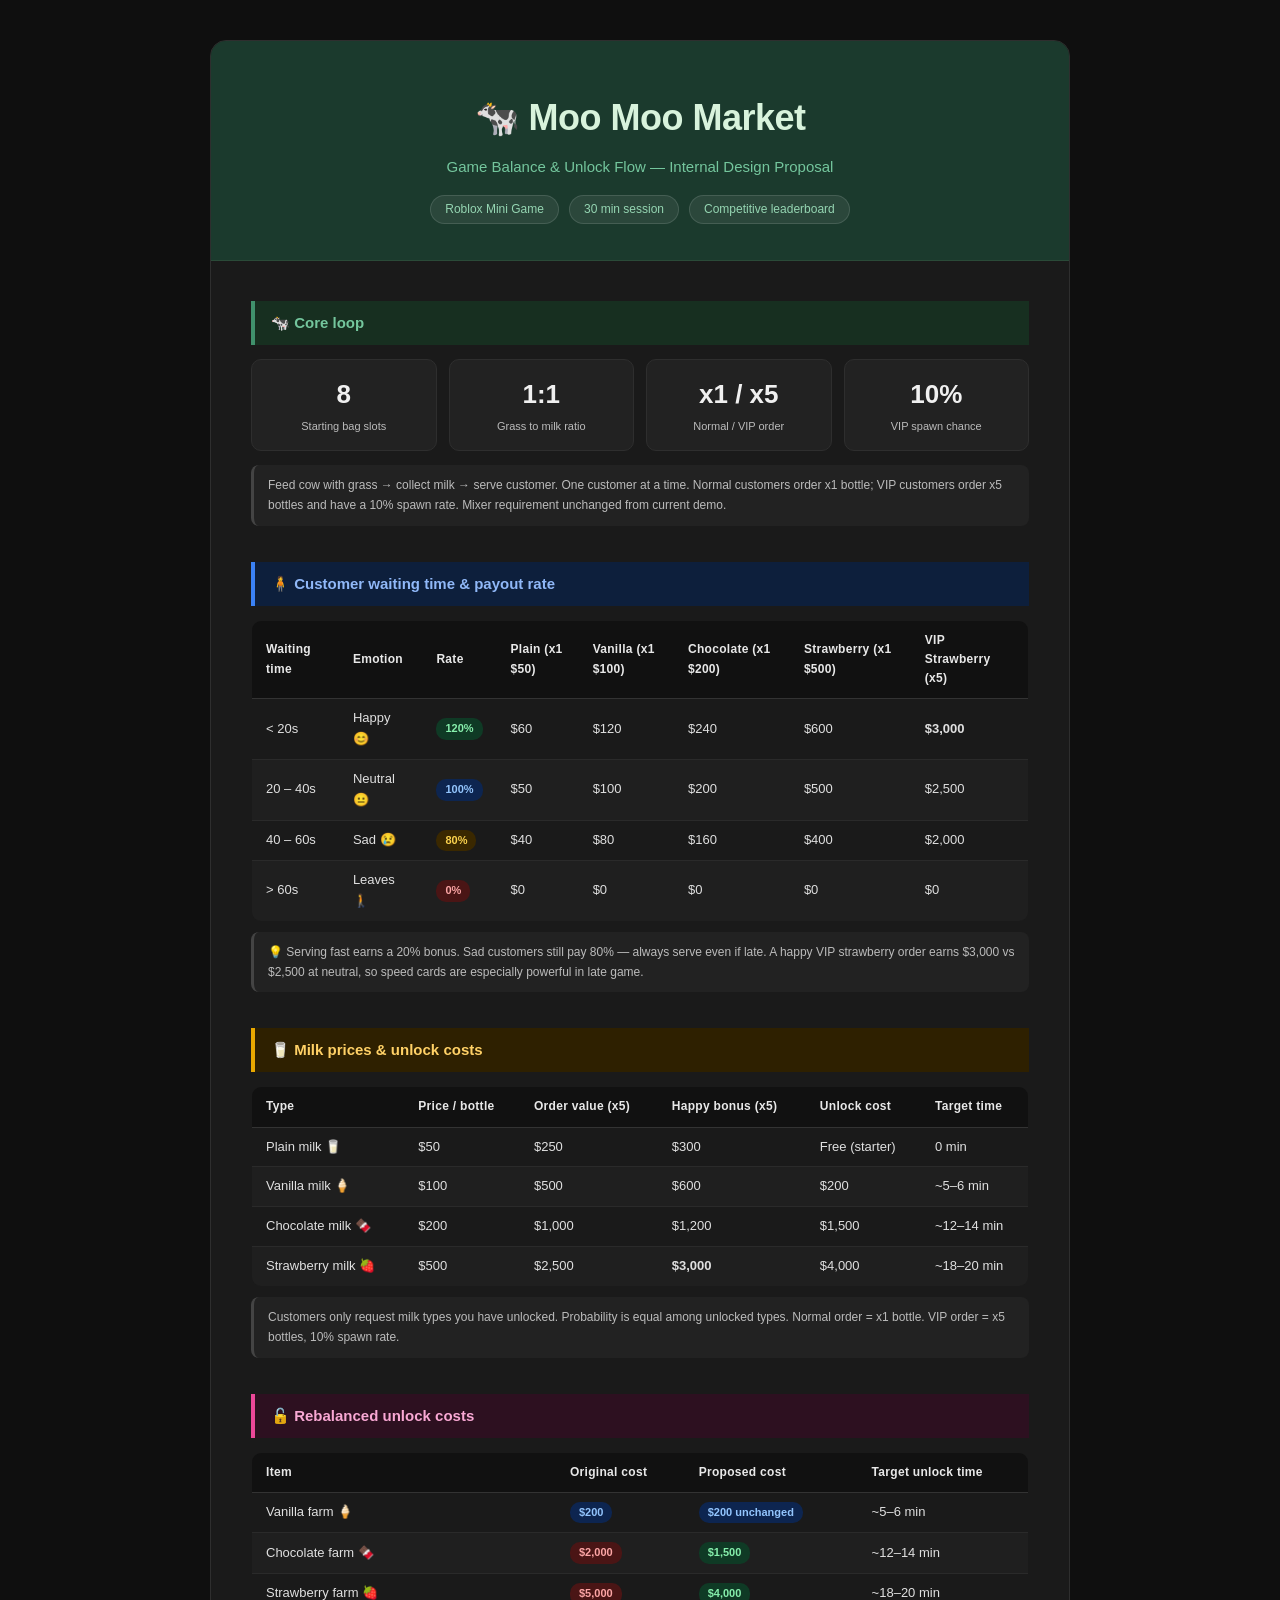
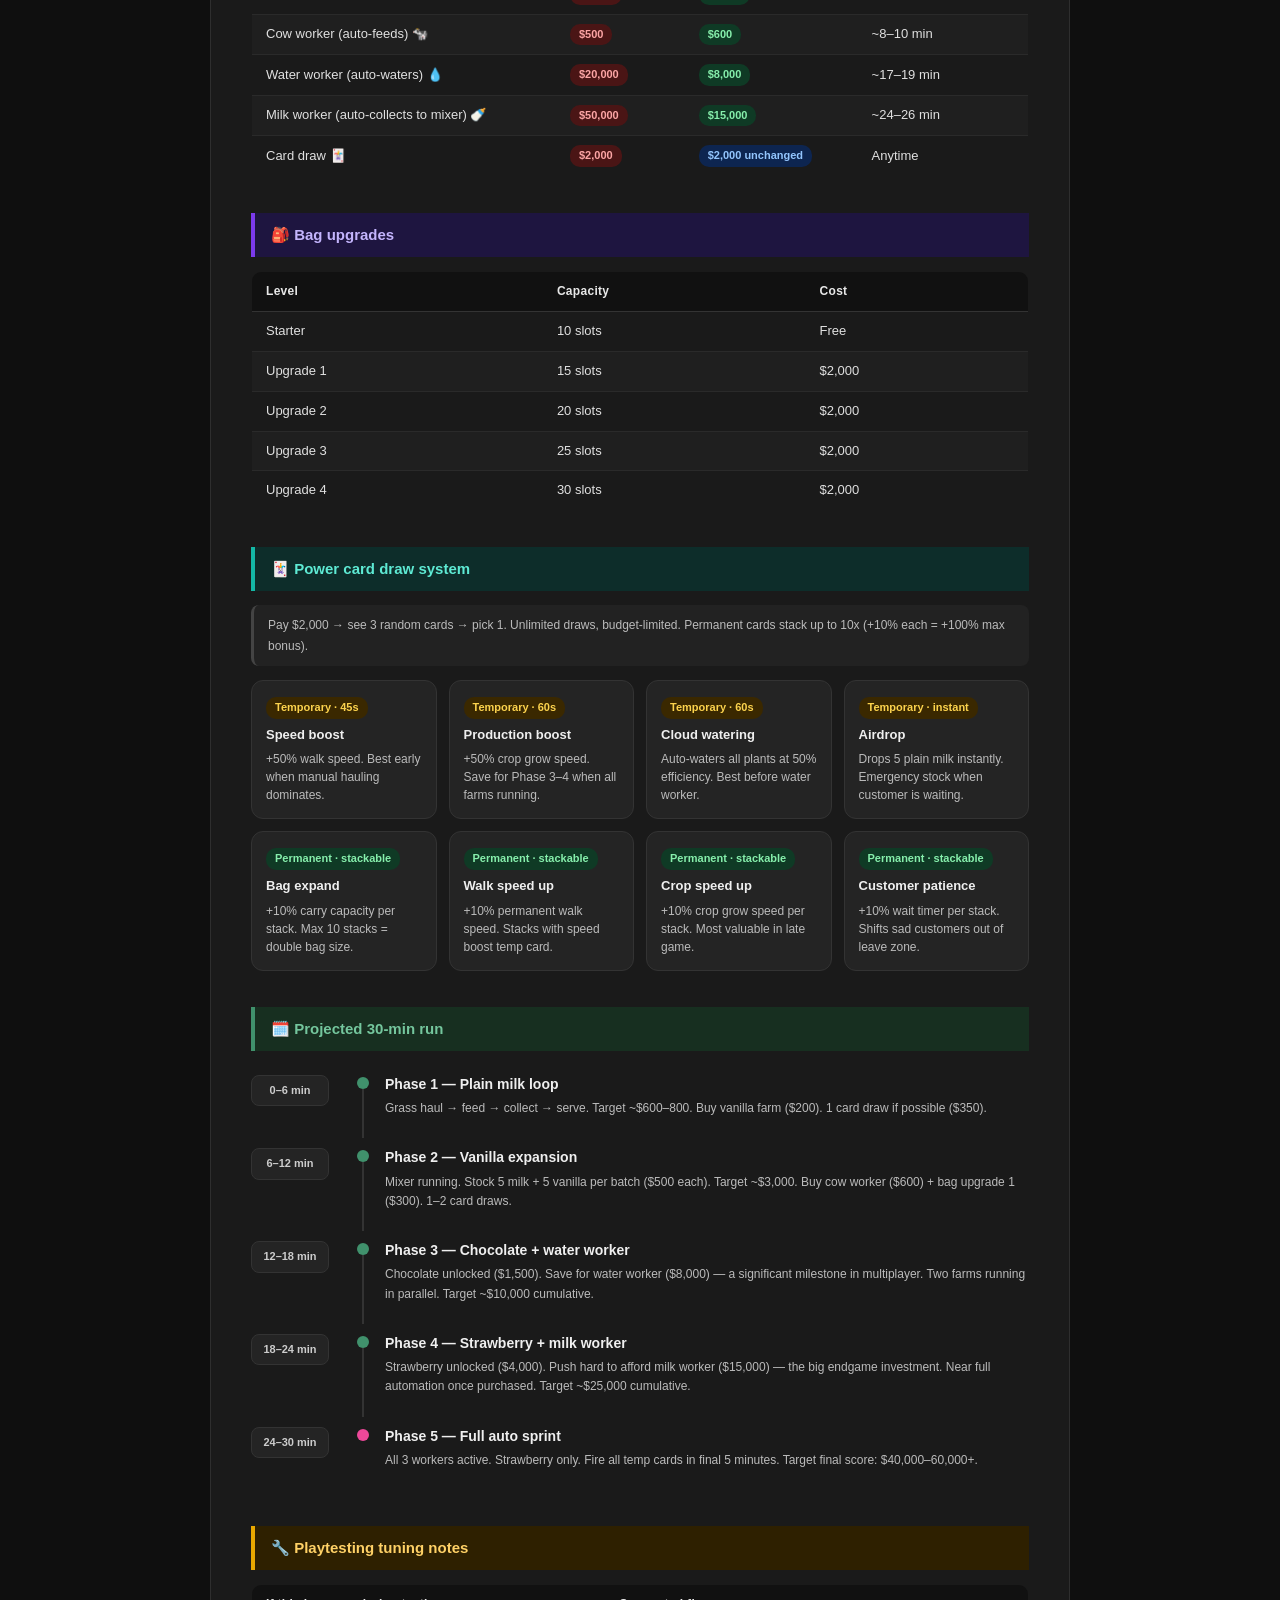
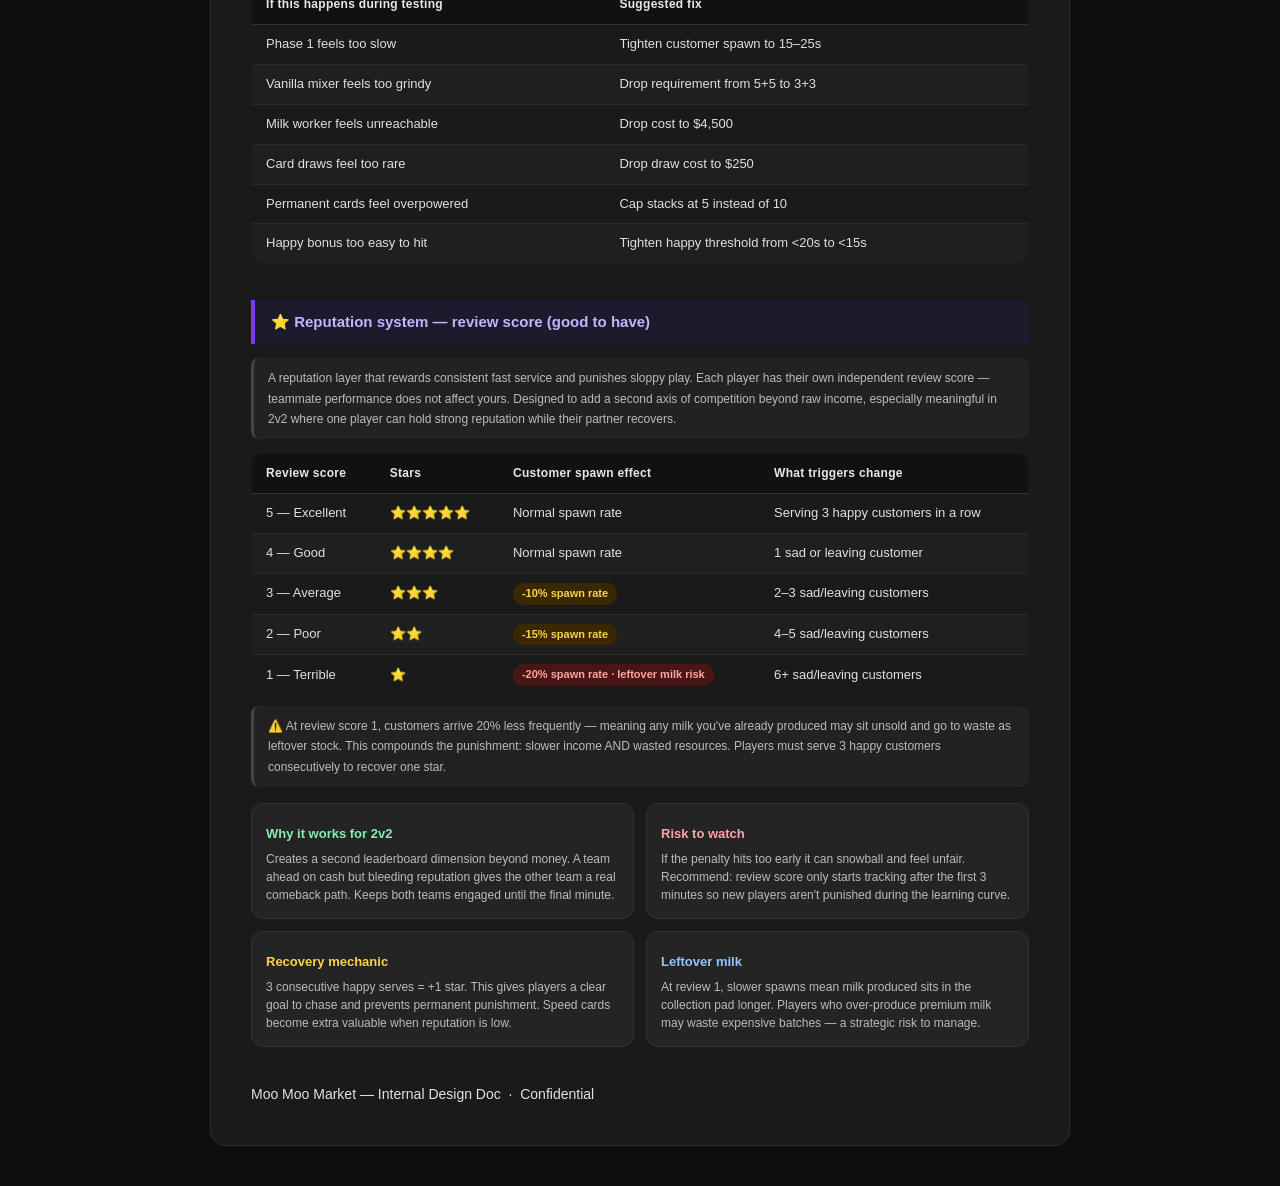
<file: moomoo_proposal_1.html>
<!DOCTYPE html>
<html lang="en">
<head>
<meta charset="UTF-8">
<meta name="viewport" content="width=device-width, initial-scale=1.0">
<title>Moo Moo Market — Game Design Proposal</title>
<style>
  * { box-sizing: border-box; margin: 0; padding: 0; }
  body { font-family: -apple-system, BlinkMacSystemFont, 'Segoe UI', sans-serif; background: #0f0f0f; color: #e2e2e2; font-size: 14px; line-height: 1.6; }
  .page { max-width: 860px; margin: 40px auto; background: #1a1a1a; border-radius: 16px; overflow: hidden; border: 1px solid #2e2e2e; }
  .hero { background: #1b3a2d; padding: 48px 40px 36px; text-align: center; border-bottom: 1px solid #2a4a38; }
  .hero h1 { font-size: 36px; font-weight: 700; color: #d8f3dc; margin-bottom: 8px; letter-spacing: -0.5px; }
  .hero p { font-size: 15px; color: #74c69d; margin-bottom: 16px; }
  .meta { display: flex; justify-content: center; gap: 10px; flex-wrap: wrap; }
  .pill { font-size: 12px; padding: 4px 14px; border-radius: 20px; background: rgba(255,255,255,0.07); color: #95d5b2; border: 1px solid rgba(255,255,255,0.12); }
  .content { padding: 40px; }
  .sec { margin-bottom: 36px; }
  .sh { display: flex; align-items: center; gap: 10px; padding: 10px 16px; font-size: 15px; font-weight: 600; margin-bottom: 14px; border-left: 4px solid; }
  .sg { background: #172f20; color: #74c69d; border-color: #40916c; }
  .sa { background: #2e2000; color: #ffd166; border-color: #e9a800; }
  .sb { background: #0d1f3c; color: #90b8f8; border-color: #3b82f6; }
  .sp { background: #2d1020; color: #f9a8d4; border-color: #ec4899; }
  .spu { background: #1e1540; color: #c4b5fd; border-color: #7c3aed; }
  .st { background: #0d2d2a; color: #5eead4; border-color: #14b8a6; }
  .stat-row { display: grid; grid-template-columns: repeat(4, 1fr); gap: 12px; margin-bottom: 14px; }
  .stat { background: #222222; border-radius: 10px; padding: 14px; text-align: center; border: 1px solid #2e2e2e; }
  .stat-v { font-size: 26px; font-weight: 700; color: #f0f0f0; }
  .stat-l { font-size: 11px; color: #bbb; margin-top: 3px; }
  table { width: 100%; border-collapse: collapse; font-size: 13px; border-radius: 10px; overflow: hidden; border: 1px solid #333; margin-bottom: 10px; }
  th { background: #111111; color: #e8e8e8; font-weight: 600; padding: 10px 14px; text-align: left; font-size: 12px; letter-spacing: 0.3px; border-bottom: 1px solid #333; }
  td { padding: 9px 14px; border-bottom: 1px solid #2a2a2a; color: #e0e0e0; }
  tr:last-child td { border-bottom: none; }
  tr:nth-child(even) td { background: #1f1f1f; }
  .tag { display: inline-block; font-size: 11px; padding: 2px 9px; border-radius: 10px; font-weight: 600; }
  .told { background: #4a1515; color: #fca5a5; }
  .tnew { background: #0f3a25; color: #86efac; }
  .tsame { background: #0d2550; color: #93c5fd; }
  .tbonus { background: #0f3a25; color: #86efac; }
  .tfull { background: #0d2550; color: #93c5fd; }
  .tdisc { background: #3a2800; color: #fcd34d; }
  .tlost { background: #4a1515; color: #fca5a5; }
  .ttemp { background: #3a2800; color: #fcd34d; }
  .tperm { background: #0f3a25; color: #86efac; }
  .note { font-size: 12px; color: #bbb; background: #222; border-radius: 8px; padding: 10px 14px; margin-top: 10px; line-height: 1.7; border-left: 3px solid #444; }
  .cards { display: grid; grid-template-columns: repeat(auto-fill, minmax(180px, 1fr)); gap: 12px; margin-bottom: 10px; }
  .card { border: 1px solid #333; border-radius: 12px; padding: 14px; background: #242424; }
  .card-n { font-size: 13px; font-weight: 600; margin: 6px 0 5px; color: #efefef; }
  .card-d { font-size: 12px; color: #bbb; line-height: 1.5; }
  .tl { display: flex; flex-direction: column; }
  .trow { display: flex; gap: 0; }
  .ttime { min-width: 90px; padding: 10px 12px 10px 0; }
  .ttime-i { background: #242424; border-radius: 8px; padding: 6px 10px; text-align: center; font-size: 11px; font-weight: 600; color: #ccc; border: 1px solid #333; }
  .tline { display: flex; flex-direction: column; align-items: center; padding: 0 16px; }
  .tdot { width: 12px; height: 12px; border-radius: 50%; background: #40916c; margin-top: 12px; flex-shrink: 0; }
  .tconn { width: 2px; background: #333; flex: 1; min-height: 20px; }
  .trow:last-child .tconn { display: none; }
  .tcont { flex: 1; padding: 8px 0 20px; }
  .tcont-t { font-size: 14px; font-weight: 600; margin-bottom: 4px; color: #efefef; }
  .tcont-s { font-size: 12px; color: #bbb; line-height: 1.6; }
  .footer { background: #141414; padding: 20px 40px; text-align: center; font-size: 12px; color: #666; border-top: 1px solid #2e2e2e; }
  @media (max-width: 600px) {
    .content { padding: 24px 20px; }
    .stat-row { grid-template-columns: repeat(2, 1fr); }
    .hero { padding: 32px 24px; }
    .hero h1 { font-size: 26px; }
  }
</style>
</head>
<body>
<div class="page">

  <div class="hero">
    <h1>🐄 Moo Moo Market</h1>
    <p>Game Balance &amp; Unlock Flow — Internal Design Proposal</p>
    <div class="meta">
      <span class="pill">Roblox Mini Game</span>
      <span class="pill">30 min session</span>
      <span class="pill">Competitive leaderboard</span>
    </div>
  </div>

  <div class="content">

    <div class="sec">
      <div class="sh sg">🐄 Core loop</div>
      <div class="stat-row">
        <div class="stat"><div class="stat-v">8</div><div class="stat-l">Starting bag slots</div></div>
        <div class="stat"><div class="stat-v">1:1</div><div class="stat-l">Grass to milk ratio</div></div>
        <div class="stat"><div class="stat-v">x1 / x5</div><div class="stat-l">Normal / VIP order</div></div>
        <div class="stat"><div class="stat-v">10%</div><div class="stat-l">VIP spawn chance</div></div>
      </div>
      <div class="note">Feed cow with grass → collect milk → serve customer. One customer at a time. Normal customers order x1 bottle; VIP customers order x5 bottles and have a 10% spawn rate. Mixer requirement unchanged from current demo.</div>
    </div>

    <div class="sec">
      <div class="sh sb">🧍 Customer waiting time &amp; payout rate</div>
      <table>
        <thead><tr><th>Waiting time</th><th>Emotion</th><th>Rate</th><th>Plain (x1 $50)</th><th>Vanilla (x1 $100)</th><th>Chocolate (x1 $200)</th><th>Strawberry (x1 $500)</th><th>VIP Strawberry (x5)</th></tr></thead>
        <tbody>
          <tr><td>&lt; 20s</td><td>Happy 😊</td><td><span class="tag tbonus">120%</span></td><td>$60</td><td>$120</td><td>$240</td><td>$600</td><td><strong>$3,000</strong></td></tr>
          <tr><td>20 – 40s</td><td>Neutral 😐</td><td><span class="tag tfull">100%</span></td><td>$50</td><td>$100</td><td>$200</td><td>$500</td><td>$2,500</td></tr>
          <tr><td>40 – 60s</td><td>Sad 😢</td><td><span class="tag tdisc">80%</span></td><td>$40</td><td>$80</td><td>$160</td><td>$400</td><td>$2,000</td></tr>
          <tr><td>&gt; 60s</td><td>Leaves 🚶</td><td><span class="tag tlost">0%</span></td><td>$0</td><td>$0</td><td>$0</td><td>$0</td><td>$0</td></tr>
        </tbody>
      </table>
      <div class="note">💡 Serving fast earns a 20% bonus. Sad customers still pay 80% — always serve even if late. A happy VIP strawberry order earns $3,000 vs $2,500 at neutral, so speed cards are especially powerful in late game.</div>
    </div>

    <div class="sec">
      <div class="sh sa">🥛 Milk prices &amp; unlock costs</div>
      <table>
        <thead><tr><th>Type</th><th>Price / bottle</th><th>Order value (x5)</th><th>Happy bonus (x5)</th><th>Unlock cost</th><th>Target time</th></tr></thead>
        <tbody>
          <tr><td>Plain milk 🥛</td><td>$50</td><td>$250</td><td>$300</td><td>Free (starter)</td><td>0 min</td></tr>
          <tr><td>Vanilla milk 🍦</td><td>$100</td><td>$500</td><td>$600</td><td>$200</td><td>~5–6 min</td></tr>
          <tr><td>Chocolate milk 🍫</td><td>$200</td><td>$1,000</td><td>$1,200</td><td>$1,500</td><td>~12–14 min</td></tr>
          <tr><td>Strawberry milk 🍓</td><td>$500</td><td>$2,500</td><td><strong>$3,000</strong></td><td>$4,000</td><td>~18–20 min</td></tr>
        </tbody>
      </table>
      <div class="note">Customers only request milk types you have unlocked. Probability is equal among unlocked types. Normal order = x1 bottle. VIP order = x5 bottles, 10% spawn rate.</div>
    </div>

    <div class="sec">
      <div class="sh sp">🔓 Rebalanced unlock costs</div>
      <table>
        <thead><tr><th>Item</th><th>Original cost</th><th>Proposed cost</th><th>Target unlock time</th></tr></thead>
        <tbody>
          <tr><td>Vanilla farm 🍦</td><td><span class="tag tsame">$200</span></td><td><span class="tag tsame">$200 unchanged</span></td><td>~5–6 min</td></tr>
          <tr><td>Chocolate farm 🍫</td><td><span class="tag told">$2,000</span></td><td><span class="tag tnew">$1,500</span></td><td>~12–14 min</td></tr>
          <tr><td>Strawberry farm 🍓</td><td><span class="tag told">$5,000</span></td><td><span class="tag tnew">$4,000</span></td><td>~18–20 min</td></tr>
          <tr><td>Cow worker (auto-feeds) 🐄</td><td><span class="tag told">$500</span></td><td><span class="tag tnew">$600</span></td><td>~8–10 min</td></tr>
          <tr><td>Water worker (auto-waters) 💧</td><td><span class="tag told">$20,000</span></td><td><span class="tag tnew">$8,000</span></td><td>~17–19 min</td></tr>
          <tr><td>Milk worker (auto-collects to mixer) 🍼</td><td><span class="tag told">$50,000</span></td><td><span class="tag tnew">$15,000</span></td><td>~24–26 min</td></tr>
          <tr><td>Card draw 🃏</td><td><span class="tag told">$2,000</span></td><td><span class="tag tsame">$2,000 unchanged</span></td><td>Anytime</td></tr>
        </tbody>
      </table>
    </div>

    <div class="sec">
      <div class="sh spu">🎒 Bag upgrades</div>
      <table>
        <thead><tr><th>Level</th><th>Capacity</th><th>Cost</th></tr></thead>
        <tbody>
          <tr><td>Starter</td><td>10 slots</td><td>Free</td></tr>
          <tr><td>Upgrade 1</td><td>15 slots</td><td>$2,000</td></tr>
          <tr><td>Upgrade 2</td><td>20 slots</td><td>$2,000</td></tr>
          <tr><td>Upgrade 3</td><td>25 slots</td><td>$2,000</td></tr>
          <tr><td>Upgrade 4</td><td>30 slots</td><td>$2,000</td></tr>
        </tbody>
      </table>
    </div>

    <div class="sec">
      <div class="sh st">🃏 Power card draw system</div>
      <div class="note" style="margin-bottom: 14px;">Pay $2,000 → see 3 random cards → pick 1. Unlimited draws, budget-limited. Permanent cards stack up to 10x (+10% each = +100% max bonus).</div>
      <div class="cards">
        <div class="card"><span class="tag ttemp">Temporary · 45s</span><div class="card-n">Speed boost</div><div class="card-d">+50% walk speed. Best early when manual hauling dominates.</div></div>
        <div class="card"><span class="tag ttemp">Temporary · 60s</span><div class="card-n">Production boost</div><div class="card-d">+50% crop grow speed. Save for Phase 3–4 when all farms running.</div></div>
        <div class="card"><span class="tag ttemp">Temporary · 60s</span><div class="card-n">Cloud watering</div><div class="card-d">Auto-waters all plants at 50% efficiency. Best before water worker.</div></div>
        <div class="card"><span class="tag ttemp">Temporary · instant</span><div class="card-n">Airdrop</div><div class="card-d">Drops 5 plain milk instantly. Emergency stock when customer is waiting.</div></div>
        <div class="card"><span class="tag tperm">Permanent · stackable</span><div class="card-n">Bag expand</div><div class="card-d">+10% carry capacity per stack. Max 10 stacks = double bag size.</div></div>
        <div class="card"><span class="tag tperm">Permanent · stackable</span><div class="card-n">Walk speed up</div><div class="card-d">+10% permanent walk speed. Stacks with speed boost temp card.</div></div>
        <div class="card"><span class="tag tperm">Permanent · stackable</span><div class="card-n">Crop speed up</div><div class="card-d">+10% crop grow speed per stack. Most valuable in late game.</div></div>
        <div class="card"><span class="tag tperm">Permanent · stackable</span><div class="card-n">Customer patience</div><div class="card-d">+10% wait timer per stack. Shifts sad customers out of leave zone.</div></div>
      </div>
    </div>

    <div class="sec">
      <div class="sh sg">🗓️ Projected 30-min run</div>
      <div class="tl">
        <div class="trow">
          <div class="ttime"><div class="ttime-i">0–6 min</div></div>
          <div class="tline"><div class="tdot"></div><div class="tconn"></div></div>
          <div class="tcont"><div class="tcont-t">Phase 1 — Plain milk loop</div><div class="tcont-s">Grass haul → feed → collect → serve. Target ~$600–800. Buy vanilla farm ($200). 1 card draw if possible ($350).</div></div>
        </div>
        <div class="trow">
          <div class="ttime"><div class="ttime-i">6–12 min</div></div>
          <div class="tline"><div class="tdot"></div><div class="tconn"></div></div>
          <div class="tcont"><div class="tcont-t">Phase 2 — Vanilla expansion</div><div class="tcont-s">Mixer running. Stock 5 milk + 5 vanilla per batch ($500 each). Target ~$3,000. Buy cow worker ($600) + bag upgrade 1 ($300). 1–2 card draws.</div></div>
        </div>
        <div class="trow">
          <div class="ttime"><div class="ttime-i">12–18 min</div></div>
          <div class="tline"><div class="tdot"></div><div class="tconn"></div></div>
          <div class="tcont"><div class="tcont-t">Phase 3 — Chocolate + water worker</div><div class="tcont-s">Chocolate unlocked ($1,500). Save for water worker ($8,000) — a significant milestone in multiplayer. Two farms running in parallel. Target ~$10,000 cumulative.</div></div>
        </div>
        <div class="trow">
          <div class="ttime"><div class="ttime-i">18–24 min</div></div>
          <div class="tline"><div class="tdot"></div><div class="tconn"></div></div>
          <div class="tcont"><div class="tcont-t">Phase 4 — Strawberry + milk worker</div><div class="tcont-s">Strawberry unlocked ($4,000). Push hard to afford milk worker ($15,000) — the big endgame investment. Near full automation once purchased. Target ~$25,000 cumulative.</div></div>
        </div>
        <div class="trow">
          <div class="ttime"><div class="ttime-i">24–30 min</div></div>
          <div class="tline"><div class="tdot" style="background:#ec4899"></div><div class="tconn"></div></div>
          <div class="tcont"><div class="tcont-t">Phase 5 — Full auto sprint</div><div class="tcont-s">All 3 workers active. Strawberry only. Fire all temp cards in final 5 minutes. Target final score: $40,000–60,000+.</div></div>
        </div>
      </div>
    </div>

    <div class="sec">
      <div class="sh sa">🔧 Playtesting tuning notes</div>
      <table>
        <thead><tr><th>If this happens during testing</th><th>Suggested fix</th></tr></thead>
        <tbody>
          <tr><td>Phase 1 feels too slow</td><td>Tighten customer spawn to 15–25s</td></tr>
          <tr><td>Vanilla mixer feels too grindy</td><td>Drop requirement from 5+5 to 3+3</td></tr>
          <tr><td>Milk worker feels unreachable</td><td>Drop cost to $4,500</td></tr>
          <tr><td>Card draws feel too rare</td><td>Drop draw cost to $250</td></tr>
          <tr><td>Permanent cards feel overpowered</td><td>Cap stacks at 5 instead of 10</td></tr>
          <tr><td>Happy bonus too easy to hit</td><td>Tighten happy threshold from &lt;20s to &lt;15s</td></tr>
        </tbody>
      </table>
    </div>

    <div class="sec">
      <div class="sh" style="background:#1e1a2e;color:#c4b5fd;border-left:4px solid #7c3aed;">⭐ Reputation system — review score (good to have)</div>
      <div class="note" style="margin-bottom:14px;">A reputation layer that rewards consistent fast service and punishes sloppy play. Each player has their own independent review score — teammate performance does not affect yours. Designed to add a second axis of competition beyond raw income, especially meaningful in 2v2 where one player can hold strong reputation while their partner recovers.</div>
      <table>
        <thead><tr><th>Review score</th><th>Stars</th><th>Customer spawn effect</th><th>What triggers change</th></tr></thead>
        <tbody>
          <tr><td>5 — Excellent</td><td>⭐⭐⭐⭐⭐</td><td>Normal spawn rate</td><td>Serving 3 happy customers in a row</td></tr>
          <tr><td>4 — Good</td><td>⭐⭐⭐⭐</td><td>Normal spawn rate</td><td>1 sad or leaving customer</td></tr>
          <tr><td>3 — Average</td><td>⭐⭐⭐</td><td><span class="tag tdisc">-10% spawn rate</span></td><td>2–3 sad/leaving customers</td></tr>
          <tr><td>2 — Poor</td><td>⭐⭐</td><td><span class="tag tdisc">-15% spawn rate</span></td><td>4–5 sad/leaving customers</td></tr>
          <tr><td>1 — Terrible</td><td>⭐</td><td><span class="tag tlost">-20% spawn rate · leftover milk risk</span></td><td>6+ sad/leaving customers</td></tr>
        </tbody>
      </table>
      <div class="note" style="margin-top:10px;">⚠️ At review score 1, customers arrive 20% less frequently — meaning any milk you've already produced may sit unsold and go to waste as leftover stock. This compounds the punishment: slower income AND wasted resources. Players must serve 3 happy customers consecutively to recover one star.</div>

      <div style="margin-top:16px;display:grid;grid-template-columns:1fr 1fr;gap:12px;">
        <div class="card">
          <div class="card-n" style="color:#86efac;">Why it works for 2v2</div>
          <div class="card-d">Creates a second leaderboard dimension beyond money. A team ahead on cash but bleeding reputation gives the other team a real comeback path. Keeps both teams engaged until the final minute.</div>
        </div>
        <div class="card">
          <div class="card-n" style="color:#fca5a5;">Risk to watch</div>
          <div class="card-d">If the penalty hits too early it can snowball and feel unfair. Recommend: review score only starts tracking after the first 3 minutes so new players aren't punished during the learning curve.</div>
        </div>
        <div class="card">
          <div class="card-n" style="color:#fcd34d;">Recovery mechanic</div>
          <div class="card-d">3 consecutive happy serves = +1 star. This gives players a clear goal to chase and prevents permanent punishment. Speed cards become extra valuable when reputation is low.</div>
        </div>
        <div class="card">
          <div class="card-n" style="color:#93c5fd;">Leftover milk</div>
          <div class="card-d">At review 1, slower spawns mean milk produced sits in the collection pad longer. Players who over-produce premium milk may waste expensive batches — a strategic risk to manage.</div>
        </div>
      </div>
    </div>

Moo Moo Market — Internal Design Doc &nbsp;·&nbsp; Confidential</div>
</div>
</body>
</html>
</file>
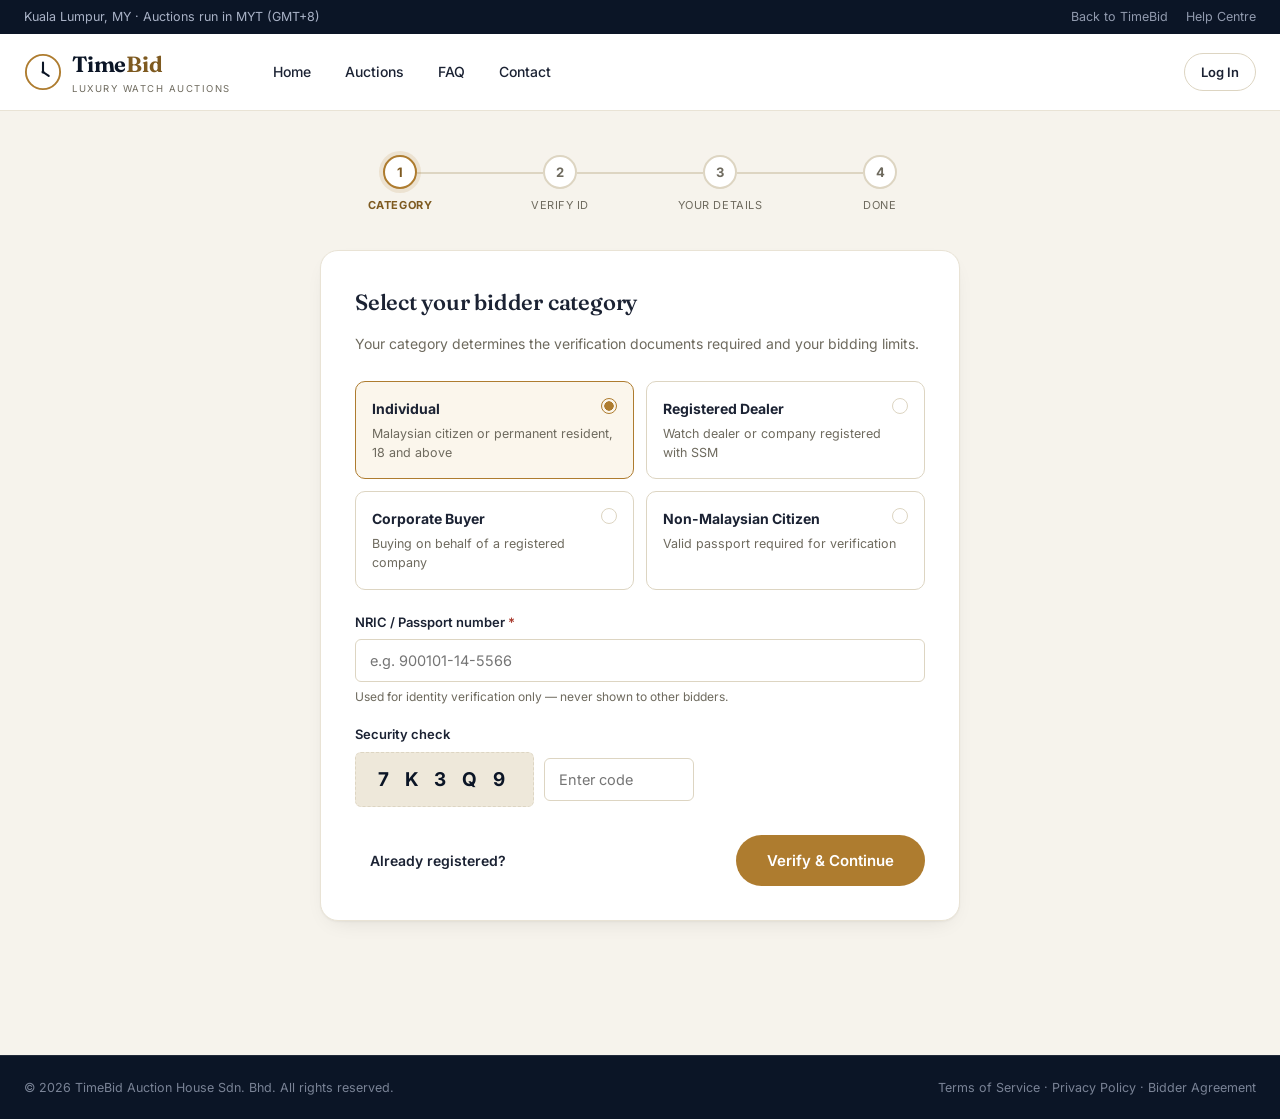
<file: signup.html>
<!DOCTYPE html>
<html lang="en">
<head>
<meta charset="UTF-8">
<meta name="viewport" content="width=device-width, initial-scale=1.0">
<title>Register to Bid — TimeBid</title>
<link rel="stylesheet" href="styles.css">
<style>
  .auth-shell{background:var(--paper);min-height:calc(100vh - 76px - 34px);padding:44px 16px 70px}
  .wiz-step{display:none}
  .wiz-step.active{display:block}
  .modal-overlay{position:fixed;inset:0;background:rgba(11,21,38,.6);z-index:200;display:none;align-items:center;justify-content:center;padding:20px}
  .modal-overlay.open{display:flex}
  .modal-box{background:#fff;border-radius:var(--radius-l);max-width:640px;width:100%;max-height:82vh;display:flex;flex-direction:column;box-shadow:var(--shadow-pop)}
  .modal-head{padding:20px 24px;border-bottom:1px solid var(--line-soft);display:flex;justify-content:space-between;align-items:center}
  .modal-body{padding:22px 24px;overflow-y:auto;font-size:13.5px;color:var(--muted);line-height:1.7}
  .modal-body h5{color:var(--text);font-size:13.5px;margin:14px 0 4px}
  .modal-foot{padding:16px 24px;border-top:1px solid var(--line-soft);display:flex;justify-content:flex-end;gap:10px}
</style>
</head>
<body>

<div class="utility-bar"><div class="wrap"><div>Kuala Lumpur, MY · Auctions run in MYT (GMT+8)</div>
  <div class="utility-links"><a href="index.html">Back to TimeBid</a><a href="#">Help Centre</a></div></div></div>

<header class="site">
  <div class="wrap header-row">
    <a href="index.html" class="brand">
      <svg class="brand-mark" viewBox="0 0 40 40" fill="none"><circle cx="20" cy="20" r="18" stroke="#AE7C2F" stroke-width="2"/><path d="M20 10V20L26 24" stroke="#0B1526" stroke-width="2.2" stroke-linecap="round"/><circle cx="20" cy="20" r="1.6" fill="#0B1526"/></svg>
      <div><div class="brand-word">Time<b>Bid</b></div><div class="brand-sub">Luxury Watch Auctions</div></div>
    </a>
    <nav class="main-nav"><a href="index.html">Home</a><a href="auctions.html">Auctions</a><a href="#">FAQ</a><a href="#">Contact</a></nav>
    <div class="header-actions">
      <a href="login.html" class="btn btn-outline btn-sm">Log In</a>
      <button class="hamburger" aria-label="Menu"><svg width="18" height="18" viewBox="0 0 24 24" fill="none" stroke="currentColor" stroke-width="2"><path d="M3 6h18M3 12h18M3 18h18"/></svg></button>
    </div>
  </div>
</header>
<div class="mobile-drawer"><div class="mobile-panel"><button class="close-x">✕</button>
  <nav><a href="index.html">Home</a><a href="auctions.html">Auctions</a><a href="#">FAQ</a><a href="#">Contact</a></nav>
  <div class="mp-actions"><a href="login.html" class="btn btn-outline btn-block">Log In</a></div></div></div>

<main class="auth-shell">
  <div class="wizard-shell">

    <div class="dial-steps" id="dialSteps">
      <div class="dial-step current" data-step="1"><div class="mark">1</div><div class="lbl">Category</div></div>
      <div class="dial-step" data-step="2"><div class="bar"></div><div class="mark">2</div><div class="lbl">Verify ID</div></div>
      <div class="dial-step" data-step="3"><div class="bar"></div><div class="mark">3</div><div class="lbl">Your Details</div></div>
      <div class="dial-step" data-step="4"><div class="bar"></div><div class="mark">4</div><div class="lbl">Done</div></div>
    </div>

    <div class="wizard-card">

      <!-- STEP 1: Category -->
      <div class="wiz-step active" data-wiz="1">
        <h2 class="wizard-title">Select your bidder category</h2>
        <p class="wizard-sub">Your category determines the verification documents required and your bidding limits.</p>

        <div class="category-grid" id="categoryGrid">
          <div class="category-opt selected" data-cat="individual">
            <div class="name">Individual <span class="radio"></span></div>
            <div class="desc">Malaysian citizen or permanent resident, 18 and above</div>
          </div>
          <div class="category-opt" data-cat="dealer">
            <div class="name">Registered Dealer <span class="radio"></span></div>
            <div class="desc">Watch dealer or company registered with SSM</div>
          </div>
          <div class="category-opt" data-cat="corporate">
            <div class="name">Corporate Buyer <span class="radio"></span></div>
            <div class="desc">Buying on behalf of a registered company</div>
          </div>
          <div class="category-opt" data-cat="foreign">
            <div class="name">Non-Malaysian Citizen <span class="radio"></span></div>
            <div class="desc">Valid passport required for verification</div>
          </div>
        </div>

        <div class="field">
          <label>NRIC / Passport number <span class="req">*</span></label>
          <input class="input" placeholder="e.g. 900101-14-5566" id="icNumber">
          <div class="hint">Used for identity verification only — never shown to other bidders.</div>
        </div>

        <div class="field" style="margin-bottom:0">
          <label>Security check</label>
          <div style="display:flex;gap:10px;align-items:center">
            <div style="background:var(--paper-2);border:1px dashed var(--line);border-radius:6px;padding:12px 22px;font-family:inherit;font-weight:700;font-size:19px;letter-spacing:6px;color:var(--ink);user-select:none">7 K 3 Q 9</div>
            <input class="input" placeholder="Enter code" style="max-width:150px">
          </div>
        </div>

        <div class="wizard-foot">
          <a href="login.html" class="btn btn-ghost">Already registered?</a>
          <button class="btn btn-brass btn-lg" onclick="goStep(2)">Verify &amp; Continue</button>
        </div>
      </div>

      <!-- STEP 2: Verify identity (OTP) -->
      <div class="wiz-step" data-wiz="2">
        <h2 class="wizard-title">Verify your identity</h2>
        <p class="wizard-sub">We've sent a 6-digit verification code to your registered phone number ending in <strong>•• 88</strong>.</p>

        <div class="otp-row">
          <input maxlength="1" inputmode="numeric" value="4">
          <input maxlength="1" inputmode="numeric" value="1">
          <input maxlength="1" inputmode="numeric" value="9">
          <input maxlength="1" inputmode="numeric">
          <input maxlength="1" inputmode="numeric">
          <input maxlength="1" inputmode="numeric">
        </div>
        <p style="text-align:center;font-size:13px;color:var(--muted)">Didn't get a code? <a href="#" style="color:var(--brass-deep);font-weight:600" onclick="toast('New code sent');return false">Resend in 00:29</a></p>

        <div class="panel" style="background:var(--paper-2);border:none;margin-top:20px;padding:16px 18px;display:flex;gap:12px;align-items:flex-start">
          <svg width="20" height="20" viewBox="0 0 24 24" fill="none" stroke="#AE7C2F" stroke-width="1.8" style="flex-shrink:0;margin-top:1px"><circle cx="12" cy="12" r="9"/><path d="M12 8v5M12 16h.01"/></svg>
          <span style="font-size:12.5px;color:var(--muted)">Your NRIC/passport is matched against government ID records for fraud prevention. This does not affect your credit score.</span>
        </div>

        <div class="wizard-foot">
          <button class="btn btn-ghost" onclick="goStep(1)">← Back</button>
          <button class="btn btn-brass btn-lg" onclick="goStep(3)">Confirm Code</button>
        </div>
      </div>

      <!-- STEP 3: Details -->
      <div class="wiz-step" data-wiz="3">
        <h2 class="wizard-title">Your details</h2>
        <p class="wizard-sub">This information appears on your invoices and shipping documents.</p>

        <div class="field"><label>Full name (as per NRIC/passport) <span class="req">*</span></label><input class="input" placeholder="e.g. Teh Yong Quan"></div>

        <div class="input-row">
          <div class="field"><label>Email <span class="req">*</span></label><input class="input" type="email" placeholder="you@email.com"></div>
          <div class="field"><label>Confirm email <span class="req">*</span></label><input class="input" type="email" placeholder="Re-enter email"></div>
        </div>

        <div class="input-row">
          <div class="field"><label>Username <span class="req">*</span></label><input class="input" placeholder="Choose a username"></div>
          <div class="field"><label>Phone number <span class="req">*</span></label><input class="input" placeholder="+60 12-345 6789"></div>
        </div>

        <div class="field">
          <label>Password <span class="req">*</span></label>
          <input class="input" type="password" id="pwField" placeholder="Create a password" oninput="checkPw(this.value)">
          <ul class="pw-rules" id="pwRules">
            <li id="r-len">8–20 characters</li>
            <li id="r-mix">Contains letters and numbers</li>
            <li id="r-sym">Contains at least one symbol</li>
          </ul>
        </div>

        <div class="field"><label>Confirm password <span class="req">*</span></label><input class="input" type="password" placeholder="Re-enter password"></div>

        <hr class="hairline">

        <div class="field">
          <label>Nominee full name <span style="color:var(--muted);font-weight:400">(optional)</span></label>
          <input class="input" placeholder="In case a won lot needs to be reassigned">
        </div>
        <div class="field">
          <label>Relationship to nominee</label>
          <div class="select-wrap"><select class="input"><option>— Select —</option><option>Spouse</option><option>Mother</option><option>Father</option><option>Child</option><option>Sibling</option></select></div>
        </div>

        <label class="checkline" style="margin-top:8px">
          <input type="checkbox" id="agreeTerms">
          <span>I agree to the <a href="#" style="color:var(--brass-deep);font-weight:600" onclick="openTerms();return false">Bidder Terms &amp; Conditions</a> and confirm the information provided is accurate.</span>
        </label>

        <div class="wizard-foot">
          <button class="btn btn-ghost" onclick="goStep(2)">← Back</button>
          <button class="btn btn-brass btn-lg" onclick="finishSignup()">Create Account</button>
        </div>
      </div>

      <!-- STEP 4: Success -->
      <div class="wiz-step" data-wiz="4">
        <div style="text-align:center;padding:10px 0 4px">
          <div style="width:64px;height:64px;border-radius:50%;background:var(--good-bg);display:flex;align-items:center;justify-content:center;margin:0 auto 18px">
            <svg width="30" height="30" viewBox="0 0 24 24" fill="none" stroke="#2E6B52" stroke-width="2.4"><path d="M5 12l4.5 4.5L19 7"/></svg>
          </div>
          <h2 class="wizard-title">You're verified, Teh Yong Quan</h2>
          <p class="wizard-sub">Your bidder account is active. You can now place bids on any live or upcoming lot.</p>
          <a href="auctions.html" class="btn btn-brass btn-lg" style="width:100%;margin-top:8px">Browse Live Auctions</a>
          <a href="account.html" class="btn btn-outline btn-lg" style="width:100%;margin-top:10px">Go to My Account</a>
        </div>
      </div>

    </div>
  </div>
</main>

<!-- TERMS MODAL -->
<div class="modal-overlay" id="termsModal">
  <div class="modal-box">
    <div class="modal-head"><strong style="font-family:'Fraunces';font-size:18px">Bidder Terms &amp; Conditions</strong>
      <button class="icon-btn" onclick="closeTerms()" aria-label="Close">✕</button></div>
    <div class="modal-body">
      <h5>1. Eligibility</h5>
      <p>Open to individuals aged 18 and above holding a valid NRIC or passport, and to registered dealers or companies verified via SSM records.</p>
      <h5>2. Bidding conduct</h5>
      <p>Bids placed cannot be retracted. There is no limit to the number of bids you may place, but you must be able to complete payment for any lot you win.</p>
      <h5>3. Fees</h5>
      <p>A buyer's premium of 8% of the hammer price applies to all won lots, in addition to applicable shipping and insurance charges.</p>
      <h5>4. Payment</h5>
      <p>Winning bidders must complete payment within 3 business days. Accepted methods are local credit/debit cards and bank transfer.</p>
      <h5>5. Authenticity</h5>
      <p>Every lot is inspected by a certified horologist prior to listing. Full condition reports are available on each lot page.</p>
      <h5>6. Disputes</h5>
      <p>TimeBid reserves the right to withhold or postpone confirmation of a winning bid pending investigation of any dispute between bidders.</p>
    </div>
    <div class="modal-foot">
      <button class="btn btn-outline" onclick="closeTerms()">Close</button>
      <button class="btn btn-brass" onclick="document.getElementById('agreeTerms').checked=true;closeTerms();toast('Terms accepted')">I Agree</button>
    </div>
  </div>
</div>

<footer class="site">
  <div class="wrap footer-bottom" style="border-top:1px solid var(--line-dark);padding:22px 24px">
    <div>© 2026 TimeBid Auction House Sdn. Bhd. All rights reserved.</div>
    <div>Terms of Service · Privacy Policy · Bidder Agreement</div>
  </div>
</footer>

<script src="app.js"></script>
<script>
  // category select
  document.querySelectorAll('.category-opt').forEach(opt=>{
    opt.addEventListener('click', ()=>{
      document.querySelectorAll('.category-opt').forEach(o=>o.classList.remove('selected'));
      opt.classList.add('selected');
    });
  });

  function goStep(n){
    document.querySelectorAll('.wiz-step').forEach(s=> s.classList.toggle('active', s.dataset.wiz==n));
    document.querySelectorAll('.dial-step').forEach(s=>{
      const step = parseInt(s.dataset.step);
      s.classList.toggle('done', step < n);
      s.classList.toggle('current', step === n);
    });
    window.scrollTo({top:0, behavior:'smooth'});
  }

  function finishSignup(){
    if(!document.getElementById('agreeTerms').checked){
      toast('Please agree to the Bidder Terms & Conditions');
      return;
    }
    goStep(4);
  }

  function checkPw(v){
    document.getElementById('r-len').classList.toggle('ok', v.length>=8 && v.length<=20);
    document.getElementById('r-mix').classList.toggle('ok', /[a-zA-Z]/.test(v) && /[0-9]/.test(v));
    document.getElementById('r-sym').classList.toggle('ok', /[^a-zA-Z0-9]/.test(v));
  }

  function openTerms(){ document.getElementById('termsModal').classList.add('open'); }
  function closeTerms(){ document.getElementById('termsModal').classList.remove('open'); }

  // OTP auto-advance
  document.querySelectorAll('.otp-row input').forEach((inp,i,arr)=>{
    inp.addEventListener('input', ()=>{ if(inp.value && arr[i+1]) arr[i+1].focus(); });
    inp.addEventListener('keydown', (e)=>{ if(e.key==='Backspace' && !inp.value && arr[i-1]) arr[i-1].focus(); });
  });
</script>
</body>
</html>
</file>
<file: styles.css>
/* ===========================================================
   TIMEBID — shared styles
   Design tokens: ink navy / warm paper / brass accent
   Display: Fraunces (engraved-dial serif) · Body & numbers: Inter
=========================================================== */

@import url('https://fonts.googleapis.com/css2?family=Fraunces:ital,opsz,wght@0,9..144,300;0,9..144,450;0,9..144,560;0,9..144,650;1,9..144,450&family=Inter:wght@400;500;600;700;800&display=swap');

:root{
  --ink:#0B1526;
  --ink-2:#121F36;
  --ink-3:#1B2C4A;
  --paper:#F6F3EC;
  --paper-2:#EEE8DA;
  --card:#FFFFFF;
  --line:#DDD5C2;
  --line-soft:#E9E3D5;
  --line-dark:rgba(255,255,255,.13);
  --text:#1B2233;
  --muted:#6E6A5E;
  --muted-on-dark:#A9B2C6;
  --brass:#AE7C2F;
  --brass-2:#C79445;
  --brass-light:#E7C77E;
  --brass-deep:#7E5A20;
  --live:#A93B2E;
  --live-bg:#F8E7E2;
  --good:#2E6B52;
  --good-bg:#E4EFE7;
  --warn:#9C6A15;
  --radius-s:6px;
  --radius-m:10px;
  --radius-l:18px;
  --shadow-card:0 1px 2px rgba(20,20,10,.04), 0 8px 24px -12px rgba(20,20,10,.14);
  --shadow-pop:0 20px 60px -20px rgba(10,10,5,.35);
  --maxw:1280px;
}

*,*::before,*::after{box-sizing:border-box}
html{scroll-behavior:smooth}
body{
  margin:0;
  font-family:'Inter','Segoe UI',-apple-system,BlinkMacSystemFont,Roboto,Helvetica,Arial,sans-serif;
  background:var(--paper);
  color:var(--text);
  -webkit-font-smoothing:antialiased;
  font-size:15.5px;
  line-height:1.55;
}
img{max-width:100%;display:block}
a{color:inherit;text-decoration:none}
button{font-family:inherit}
ul{margin:0;padding:0;list-style:none}
h1,h2,h3,h4{margin:0;font-family:'Fraunces',serif;font-weight:560;letter-spacing:-.01em}
.mono{font-family:'Inter','Segoe UI',-apple-system,BlinkMacSystemFont,Roboto,Helvetica,Arial,sans-serif;font-variant-numeric:tabular-nums}

@media (prefers-reduced-motion: reduce){
  *{animation-duration:.001ms !important; transition-duration:.001ms !important}
}

.wrap{max-width:var(--maxw);margin:0 auto;padding:0 24px}
@media (max-width:640px){.wrap{padding:0 16px}}

:focus-visible{outline:2px solid var(--brass);outline-offset:2px}

/* ---------- buttons ---------- */
.btn{
  display:inline-flex;align-items:center;justify-content:center;gap:8px;
  padding:12px 22px;border-radius:999px;border:1px solid transparent;
  font-size:14px;font-weight:600;cursor:pointer;transition:.18s ease;
  white-space:nowrap;
}
.btn-brass{background:var(--brass);color:#fff;}
.btn-brass:hover{background:var(--brass-deep)}
.btn-ink{background:var(--ink);color:#fff}
.btn-ink:hover{background:#000}
.btn-outline{background:transparent;border-color:var(--line);color:var(--text)}
.btn-outline:hover{border-color:var(--brass);color:var(--brass-deep)}
.btn-outline-light{background:transparent;border-color:rgba(255,255,255,.4);color:#fff}
.btn-outline-light:hover{border-color:#fff;background:rgba(255,255,255,.08)}
.btn-ghost{background:transparent;color:var(--text);padding:10px 14px}
.btn-ghost:hover{background:var(--paper-2)}
.btn-block{width:100%}
.btn-sm{padding:8px 16px;font-size:13px}
.btn-lg{padding:15px 30px;font-size:15px}
.btn:disabled{opacity:.45;cursor:not-allowed}

/* ---------- top utility bar ---------- */
.utility-bar{background:var(--ink);color:var(--muted-on-dark);font-size:12.5px}
.utility-bar .wrap{display:flex;justify-content:space-between;align-items:center;height:34px}
.utility-bar a{opacity:.85}
.utility-bar a:hover{opacity:1;color:var(--brass-light)}
.utility-links{display:flex;gap:18px}
.utility-links span{color:var(--brass-light)}

/* ---------- header ---------- */
header.site{background:var(--card);border-bottom:1px solid var(--line-soft);position:sticky;top:0;z-index:60}
.header-row{display:flex;align-items:center;gap:28px;height:76px}
.brand{display:flex;align-items:center;gap:10px;flex-shrink:0}
.brand-mark{width:38px;height:38px;flex-shrink:0}
.brand-word{font-family:'Fraunces',serif;font-size:22px;font-weight:650;letter-spacing:-.01em;color:var(--ink)}
.brand-word b{color:var(--brass-deep);font-weight:650}
.brand-sub{font-size:9.5px;letter-spacing:.16em;color:var(--muted);text-transform:uppercase;margin-top:1px}

nav.main-nav{display:flex;gap:6px;flex:1}
nav.main-nav a{padding:9px 14px;border-radius:999px;font-size:14px;font-weight:500;color:var(--text);position:relative}
nav.main-nav a:hover{background:var(--paper-2)}
nav.main-nav a.active{color:var(--brass-deep);font-weight:600}
nav.main-nav a.active::after{content:'';position:absolute;left:14px;right:14px;bottom:-6px;height:2px;background:var(--brass)}

.header-actions{display:flex;align-items:center;gap:10px;flex-shrink:0}
.icon-btn{width:40px;height:40px;border-radius:50%;display:flex;align-items:center;justify-content:center;border:1px solid var(--line);background:transparent;cursor:pointer;color:var(--text);position:relative}
.icon-btn:hover{border-color:var(--brass);color:var(--brass-deep)}
.icon-dot{position:absolute;top:7px;right:8px;width:7px;height:7px;border-radius:50%;background:var(--live);border:1.5px solid #fff}
.hamburger{display:none;width:40px;height:40px;border-radius:50%;border:1px solid var(--line);background:transparent;align-items:center;justify-content:center;cursor:pointer}

@media (max-width:980px){
  nav.main-nav{display:none}
  .hamburger{display:flex}
  .header-actions .btn{display:none}
}

.mobile-drawer{position:fixed;inset:0;background:rgba(11,21,38,.5);z-index:90;display:none}
.mobile-drawer.open{display:block}
.mobile-panel{position:absolute;top:0;right:0;bottom:0;width:82%;max-width:340px;background:var(--card);padding:22px;overflow-y:auto;box-shadow:var(--shadow-pop)}
.mobile-panel .close-x{width:36px;height:36px;border-radius:50%;border:1px solid var(--line);background:none;display:flex;align-items:center;justify-content:center;margin-left:auto;cursor:pointer}
.mobile-panel nav{display:flex;flex-direction:column;gap:2px;margin-top:24px}
.mobile-panel nav a{padding:14px 8px;border-bottom:1px solid var(--line-soft);font-size:16px;font-weight:500}
.mobile-panel nav a.active{color:var(--brass-deep);font-weight:700}
.mobile-panel .mp-actions{margin-top:22px;display:flex;flex-direction:column;gap:10px}

/* ---------- footer ---------- */
footer.site{background:var(--ink);color:var(--muted-on-dark);margin-top:64px}
.footer-top{padding:56px 0 40px;border-bottom:1px solid var(--line-dark)}
.footer-grid{display:grid;grid-template-columns:1.4fr 1fr 1fr 1fr;gap:32px}
.footer-grid h4{color:#fff;font-family:'Inter';font-size:13px;letter-spacing:.06em;text-transform:uppercase;font-weight:700;margin-bottom:16px}
.footer-grid ul li{margin-bottom:10px}
.footer-grid ul a{font-size:14px;opacity:.85}
.footer-grid ul a:hover{opacity:1;color:var(--brass-light)}
.footer-brand p{font-size:14px;line-height:1.7;max-width:280px;opacity:.85;margin-top:12px}
.footer-bottom{padding:20px 0;display:flex;justify-content:space-between;align-items:center;font-size:12.5px;opacity:.7}
@media (max-width:800px){.footer-grid{grid-template-columns:1fr 1fr}.footer-bottom{flex-direction:column;gap:10px;text-align:center}}

/* ---------- bezel ring (signature motif) ---------- */
.bezel{position:relative;display:inline-flex;align-items:center;justify-content:center}
.bezel svg{transform:rotate(-90deg)}
.bezel-track{stroke:var(--line-soft)}
.bezel-progress{stroke:var(--brass);stroke-linecap:round;transition:stroke-dashoffset 1s linear}
.bezel-dark .bezel-track{stroke:rgba(255,255,255,.14)}
.bezel-dark .bezel-progress{stroke:var(--brass-light)}
.bezel-label{position:absolute;text-align:center;font-family:inherit;font-variant-numeric:tabular-nums}

/* ---------- badges / chips ---------- */
.chip{display:inline-flex;align-items:center;gap:6px;padding:5px 11px;border-radius:999px;font-size:11.5px;font-weight:700;letter-spacing:.03em;text-transform:uppercase}
.chip-live{background:var(--live);color:#fff}
.chip-live::before{content:'';width:6px;height:6px;border-radius:50%;background:#fff;animation:pulse 1.6s infinite}
@keyframes pulse{0%,100%{opacity:1}50%{opacity:.35}}
.chip-upcoming{background:var(--ink);color:#fff}
.chip-closed{background:var(--paper-2);color:var(--muted);border:1px solid var(--line)}
.chip-won{background:var(--good-bg);color:var(--good)}
.chip-outbid{background:var(--live-bg);color:var(--live)}
.chip-brass{background:#F4E7CE;color:var(--brass-deep)}

/* ---------- section heads ---------- */
.section-head{display:flex;justify-content:space-between;align-items:baseline;margin:0 0 20px}
.section-head h2{font-size:26px}
.section-head .view-all{font-size:13.5px;font-weight:600;color:var(--brass-deep);display:flex;align-items:center;gap:4px}
.eyebrow{font-size:12px;letter-spacing:.14em;text-transform:uppercase;color:var(--brass-deep);font-weight:700;margin-bottom:10px;display:flex;align-items:center;gap:8px}
.eyebrow::before{content:'';width:22px;height:1px;background:var(--brass)}

/* ---------- lot card ---------- */
.lot-card{background:var(--card);border:1px solid var(--line-soft);border-radius:var(--radius-m);overflow:hidden;transition:.2s ease;display:flex;flex-direction:column}
.lot-card:hover{box-shadow:var(--shadow-card);transform:translateY(-2px)}
.lot-media{position:relative;aspect-ratio:1/1;background:var(--paper-2);overflow:hidden}
.lot-media img{width:100%;height:100%;object-fit:cover;transition:.4s ease}
.lot-card:hover .lot-media img{transform:scale(1.045)}
.lot-media .chip{position:absolute;top:10px;left:10px}
.lot-media .fav{position:absolute;top:10px;right:10px;width:32px;height:32px;border-radius:50%;background:rgba(255,255,255,.92);display:flex;align-items:center;justify-content:center;border:none;cursor:pointer}
.lot-media .fav svg{width:16px;height:16px}
.lot-media .fav.active svg{fill:var(--live);stroke:var(--live)}
.lot-timer{position:absolute;bottom:10px;right:10px;background:rgba(11,21,38,.82);color:#fff;font-size:11.5px;padding:5px 9px;border-radius:6px;display:flex;align-items:center;gap:5px}
.lot-body{padding:16px}
.lot-brand{font-size:11px;text-transform:uppercase;letter-spacing:.08em;color:var(--muted);font-weight:600}
.lot-name{font-family:'Fraunces',serif;font-size:17px;font-weight:560;margin-top:3px;line-height:1.3}
.lot-meta{display:flex;justify-content:space-between;align-items:flex-end;margin-top:12px}
.lot-price-label{font-size:11px;color:var(--muted);text-transform:uppercase;letter-spacing:.04em}
.lot-price{font-family:inherit;font-size:17px;font-weight:700;color:var(--ink);font-variant-numeric:tabular-nums}
.lot-watchers{display:flex;align-items:center;gap:4px;font-size:12px;color:var(--muted)}
.lot-actions{padding:0 16px 16px}

.grid-3{display:grid;grid-template-columns:repeat(3,1fr);gap:22px}
.grid-4{display:grid;grid-template-columns:repeat(4,1fr);gap:22px}
@media (max-width:980px){.grid-3,.grid-4{grid-template-columns:repeat(2,1fr)}}
@media (max-width:560px){.grid-3,.grid-4{grid-template-columns:1fr}}

/* ---------- generic card / panel ---------- */
.panel{background:var(--card);border:1px solid var(--line-soft);border-radius:var(--radius-l);padding:26px}
.hairline{height:1px;background:var(--line-soft);border:none;margin:20px 0}

/* ---------- forms ---------- */
.field{margin-bottom:18px}
.field label{display:block;font-size:13px;font-weight:600;margin-bottom:7px;color:var(--text)}
.field .req{color:var(--live)}
.field .hint{font-size:12px;color:var(--muted);margin-top:6px}
.input,select.input,textarea.input{
  width:100%;padding:12px 14px;border:1px solid var(--line);border-radius:var(--radius-s);
  background:#fff;font-size:14.5px;font-family:inherit;color:var(--text);transition:.15s;
}
.input:focus{border-color:var(--brass);box-shadow:0 0 0 3px rgba(174,124,47,.13)}
.input.error{border-color:var(--live)}
.error-text{color:var(--live);font-size:12px;margin-top:6px;display:none}
.field.invalid .error-text{display:block}
.field.invalid .input{border-color:var(--live)}
.input-row{display:grid;grid-template-columns:1fr 1fr;gap:16px}
@media (max-width:560px){.input-row{grid-template-columns:1fr}}
.select-wrap{position:relative}
.select-wrap::after{content:'⌄';position:absolute;right:14px;top:50%;transform:translateY(-55%);color:var(--muted);pointer-events:none}
.pw-rules{list-style:none;margin:10px 0 0;padding:0;font-size:12.5px;color:var(--muted);display:flex;flex-direction:column;gap:4px}
.pw-rules li{display:flex;align-items:center;gap:7px}
.pw-rules li::before{content:'';width:14px;height:14px;border-radius:50%;border:1.5px solid var(--line);flex-shrink:0}
.pw-rules li.ok{color:var(--good)}
.pw-rules li.ok::before{content:'✓';border-color:var(--good);background:var(--good);color:#fff;font-size:9px;display:flex;align-items:center;justify-content:center}
.checkline{display:flex;align-items:flex-start;gap:10px;font-size:13.5px;color:var(--text)}
.checkline input{margin-top:3px}

/* ---------- stepper (signup wizard) ---------- */
.wizard-shell{max-width:640px;margin:0 auto}
.dial-steps{display:flex;align-items:center;justify-content:center;gap:0;margin-bottom:36px}
.dial-step{display:flex;flex-direction:column;align-items:center;gap:8px;flex:1;position:relative}
.dial-step .mark{width:34px;height:34px;border-radius:50%;border:2px solid var(--line);display:flex;align-items:center;justify-content:center;font-family:inherit;font-weight:700;font-size:13px;color:var(--muted);background:#fff;z-index:2}
.dial-step .lbl{font-size:11px;color:var(--muted);text-transform:uppercase;letter-spacing:.05em;text-align:center}
.dial-step .bar{position:absolute;top:17px;left:calc(-50% + 17px);width:calc(100% - 34px);height:2px;background:var(--line);z-index:1}
.dial-step:first-child .bar{display:none}
.dial-step.done .mark{background:var(--brass);border-color:var(--brass);color:#fff}
.dial-step.done .bar{background:var(--brass)}
.dial-step.current .mark{border-color:var(--brass);color:var(--brass-deep);box-shadow:0 0 0 4px rgba(174,124,47,.14)}
.dial-step.current .lbl{color:var(--brass-deep);font-weight:700}
@media (max-width:560px){.dial-step .lbl{display:none}}

.wizard-card{background:var(--card);border:1px solid var(--line-soft);border-radius:var(--radius-l);padding:34px;box-shadow:var(--shadow-card)}
@media (max-width:560px){.wizard-card{padding:22px}}
.wizard-title{font-size:22px;margin-bottom:6px}
.wizard-sub{color:var(--muted);font-size:14px;margin-bottom:26px}
.wizard-foot{display:flex;justify-content:space-between;align-items:center;margin-top:28px}

.category-grid{display:grid;grid-template-columns:1fr 1fr;gap:12px;margin-bottom:22px}
@media(max-width:520px){.category-grid{grid-template-columns:1fr}}
.category-opt{border:1.5px solid var(--line);border-radius:var(--radius-m);padding:16px;cursor:pointer;transition:.15s}
.category-opt:hover{border-color:var(--brass-2)}
.category-opt.selected{border-color:var(--brass);background:#FBF6EC}
.category-opt .name{font-weight:700;font-size:14px;display:flex;justify-content:space-between}
.category-opt .desc{font-size:12.5px;color:var(--muted);margin-top:4px}
.category-opt .radio{width:16px;height:16px;border-radius:50%;border:1.5px solid var(--line);flex-shrink:0}
.category-opt.selected .radio{border-color:var(--brass);background:radial-gradient(var(--brass) 45%, transparent 50%)}

.otp-row{display:flex;gap:9px;justify-content:center;margin:18px 0 6px}
.otp-row input{width:44px;height:52px;text-align:center;font-size:19px;font-family:inherit;font-weight:700;border:1.5px solid var(--line);border-radius:8px}
.otp-row input:focus{border-color:var(--brass)}

/* ---------- tabs ---------- */
.tabs{display:flex;gap:4px;border-bottom:1px solid var(--line-soft);margin-bottom:24px;overflow-x:auto}
.tab{padding:12px 18px;font-size:14px;font-weight:600;color:var(--muted);border-bottom:2px solid transparent;white-space:nowrap;cursor:pointer}
.tab.active{color:var(--brass-deep);border-color:var(--brass)}

/* ---------- table ---------- */
table.data{width:100%;border-collapse:collapse;font-size:13.5px}
table.data th{text-align:left;padding:11px 14px;color:var(--muted);font-weight:600;font-size:11.5px;text-transform:uppercase;letter-spacing:.04em;border-bottom:1px solid var(--line-soft)}
table.data td{padding:13px 14px;border-bottom:1px solid var(--line-soft)}
table.data tr:last-child td{border-bottom:none}

/* ---------- breadcrumb ---------- */
.crumbs{font-size:13px;color:var(--muted);display:flex;gap:8px;align-items:center;margin-bottom:18px;flex-wrap:wrap}
.crumbs a:hover{color:var(--brass-deep)}

/* ---------- hero ---------- */
.hero{background:var(--ink);border-radius:var(--radius-l);position:relative;overflow:hidden;color:#fff}
.hero-inner{display:grid;grid-template-columns:1.1fr 1fr;align-items:center;min-height:420px;gap:20px}
.hero-copy{padding:44px 8px 44px 44px;position:relative;z-index:2}
.hero-copy .eyebrow{color:var(--brass-light)}
.hero-copy .eyebrow::before{background:var(--brass-light)}
.hero-copy h1{font-size:44px;line-height:1.08;color:#fff;font-weight:560}
.hero-copy p{color:var(--muted-on-dark);font-size:15.5px;margin:18px 0 26px;max-width:420px}
.hero-media{position:relative;height:100%;min-height:420px}
.hero-media img{position:absolute;inset:0;width:100%;height:100%;object-fit:cover;object-position:left center}
.hero-media::before{content:'';position:absolute;inset:0;background:linear-gradient(90deg,var(--ink) 0%, rgba(11,21,38,.05) 40%);z-index:1}
@media (max-width:860px){
  .hero-inner{grid-template-columns:1fr;min-height:auto}
  .hero-copy{padding:34px 20px 8px}
  .hero-copy h1{font-size:32px}
  .hero-media{min-height:240px;order:-1}
  .hero-media::before{background:linear-gradient(0deg,var(--ink) 0%, rgba(11,21,38,0) 55%)}
}

/* ---------- category pills strip ---------- */
.cat-strip{display:flex;gap:30px;overflow-x:auto;padding:30px 4px 10px}
.cat-item{display:flex;flex-direction:column;align-items:center;gap:11px;flex-shrink:0;cursor:pointer}
.cat-circle{
  width:68px;height:68px;border-radius:50%;
  display:flex;align-items:center;justify-content:center;
  background:linear-gradient(165deg,#fff 0%,var(--paper-2) 100%);
  border:1px solid var(--line-soft);
  color:var(--brass-deep);
  box-shadow:0 2px 5px rgba(20,15,5,.06), inset 0 1px 0 rgba(255,255,255,.7);
  transition:.22s cubic-bezier(.2,.8,.3,1);
}
.cat-item:hover .cat-circle{
  transform:translateY(-3px);
  border-color:var(--brass-2);
  box-shadow:0 12px 22px -10px rgba(174,124,47,.4), inset 0 1px 0 rgba(255,255,255,.7);
}
.cat-item.active .cat-circle{
  background:linear-gradient(160deg,var(--brass-2) 0%,var(--brass-deep) 100%);
  border-color:var(--brass-deep);
  color:#fff;
  box-shadow:0 14px 26px -10px rgba(126,90,32,.55), inset 0 1px 1px rgba(255,255,255,.3);
}
.cat-item span{font-size:12.5px;font-weight:600;color:var(--muted);transition:.2s}
.cat-item:hover span,.cat-item.active span{color:var(--brass-deep)}

/* ---------- trust strip ---------- */
.trust-strip{display:flex;justify-content:space-between;gap:16px;border:1px solid var(--line-soft);border-radius:var(--radius-m);padding:22px 26px;background:var(--card)}
.trust-item{display:flex;gap:12px;align-items:flex-start;flex:1}
.trust-item strong{display:block;font-size:14px;margin-bottom:2px}
.trust-item span{font-size:12.5px;color:var(--muted)}
@media (max-width:760px){.trust-strip{flex-direction:column}}

/* ---------- page hero (inner pages) ---------- */
.page-head{background:var(--ink);color:#fff;padding:34px 0}
.page-head h1{color:#fff;font-size:30px}
.page-head p{color:var(--muted-on-dark);margin-top:6px;font-size:14px}

.sidebar-filter{display:flex;flex-direction:column;gap:22px}
.filter-group summary{cursor:pointer;font-weight:700;font-size:13.5px;padding:6px 0;display:flex;justify-content:space-between}
.filter-group{border-bottom:1px solid var(--line-soft);padding-bottom:14px}
.filter-opt{display:flex;align-items:center;gap:9px;font-size:13.5px;padding:6px 0;color:var(--text)}
.range-values{display:flex;justify-content:space-between;font-size:12px;color:var(--muted);margin-top:6px}

.layout-2col{display:grid;grid-template-columns:250px 1fr;gap:32px;align-items:start}
@media (max-width:860px){.layout-2col{grid-template-columns:1fr}}

.empty-state{text-align:center;padding:70px 20px;color:var(--muted)}
.empty-state h3{color:var(--text);font-size:19px;margin-bottom:8px}

.section{padding:52px 0}
.section-tight{padding:34px 0}

/* toast */
.toast{position:fixed;bottom:24px;left:50%;transform:translateX(-50%) translateY(20px);background:var(--ink);color:#fff;padding:13px 22px;border-radius:999px;font-size:13.5px;box-shadow:var(--shadow-pop);opacity:0;pointer-events:none;transition:.25s ease;z-index:200;display:flex;align-items:center;gap:8px}
.toast.show{opacity:1;transform:translateX(-50%) translateY(0)}
</file>
